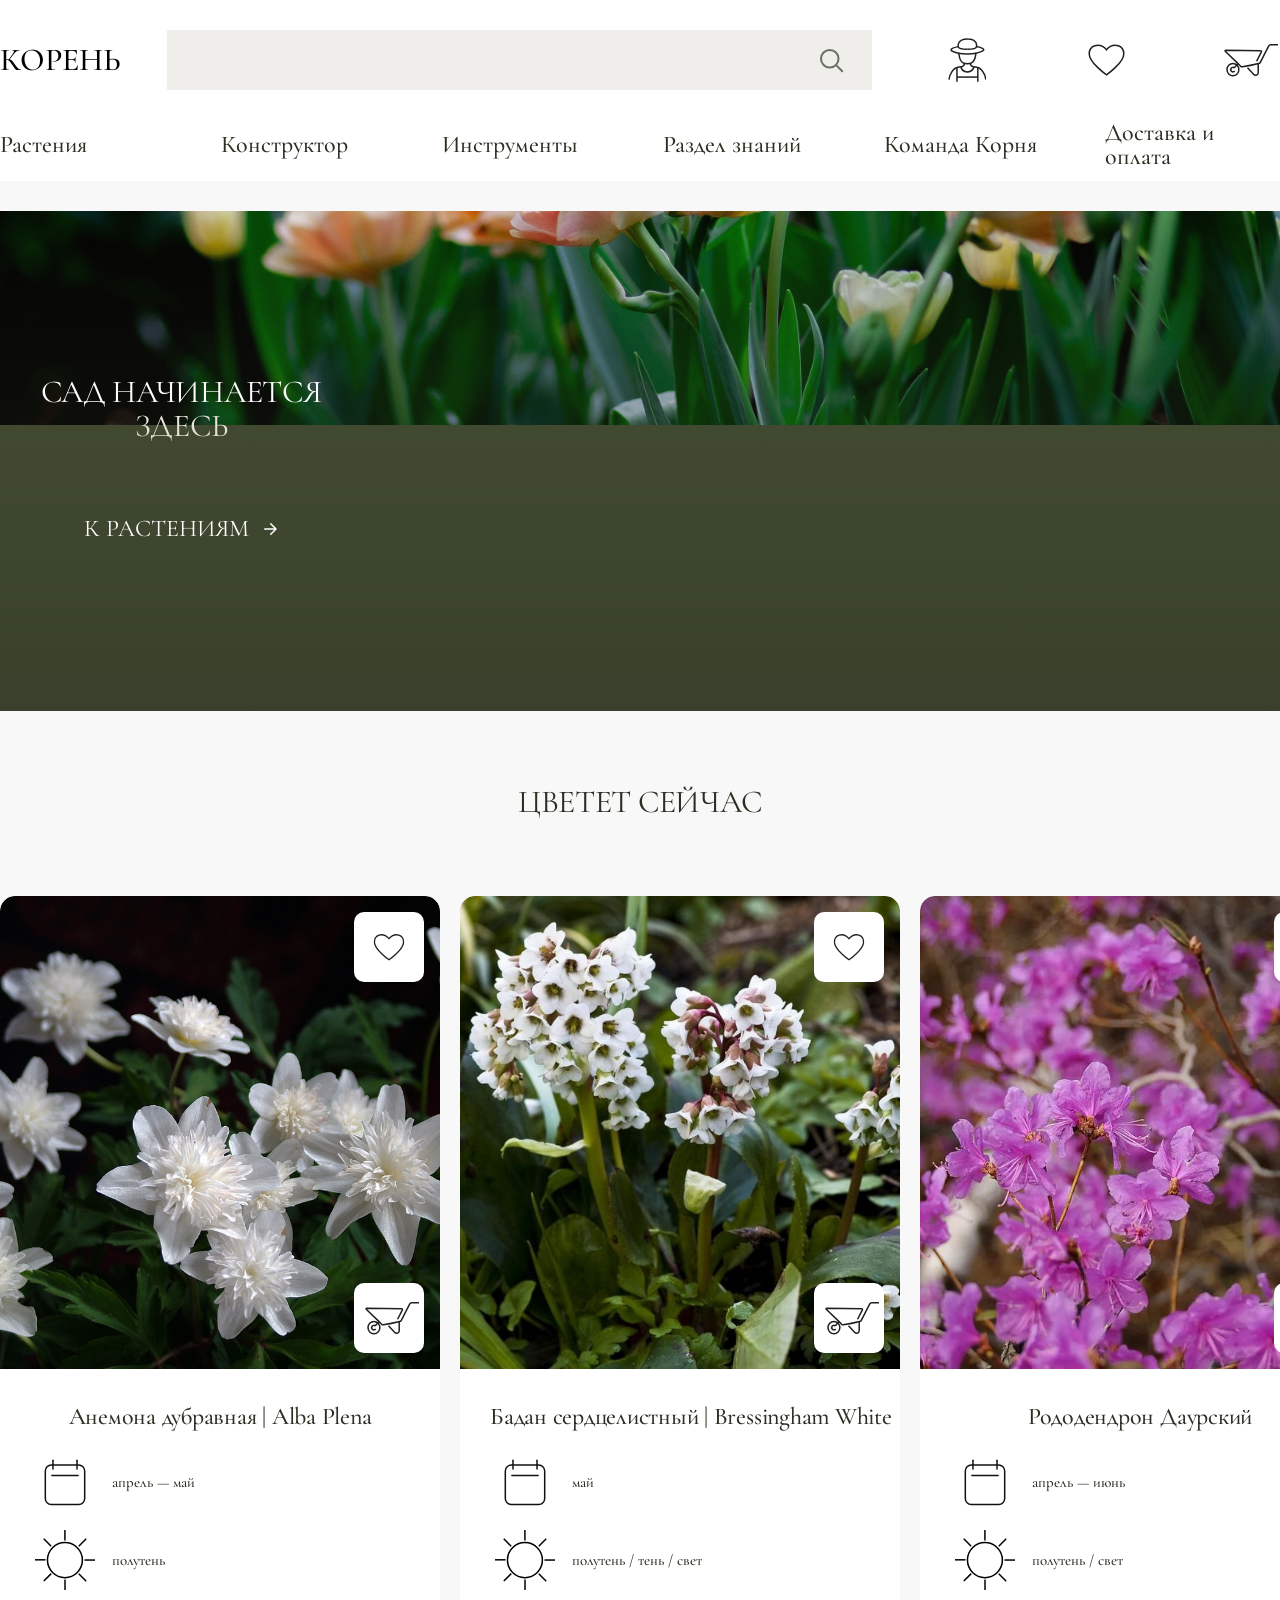
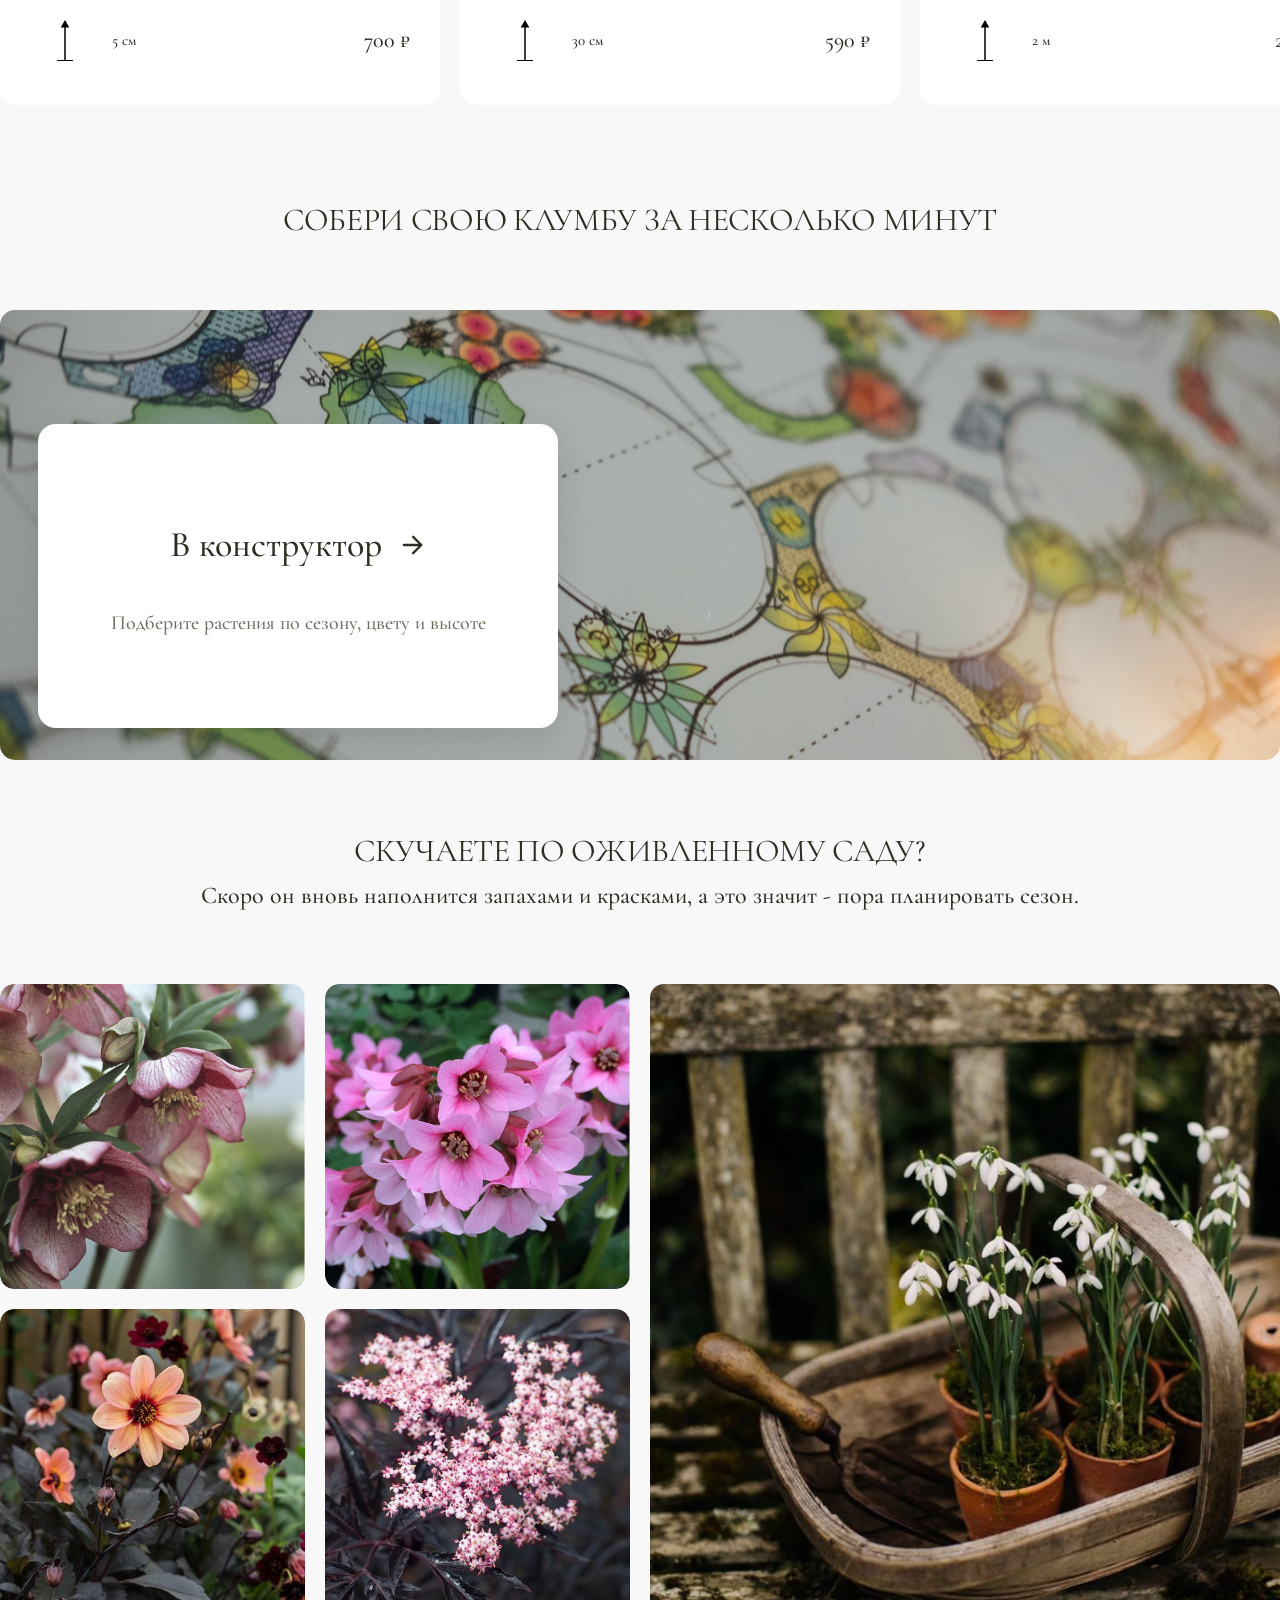
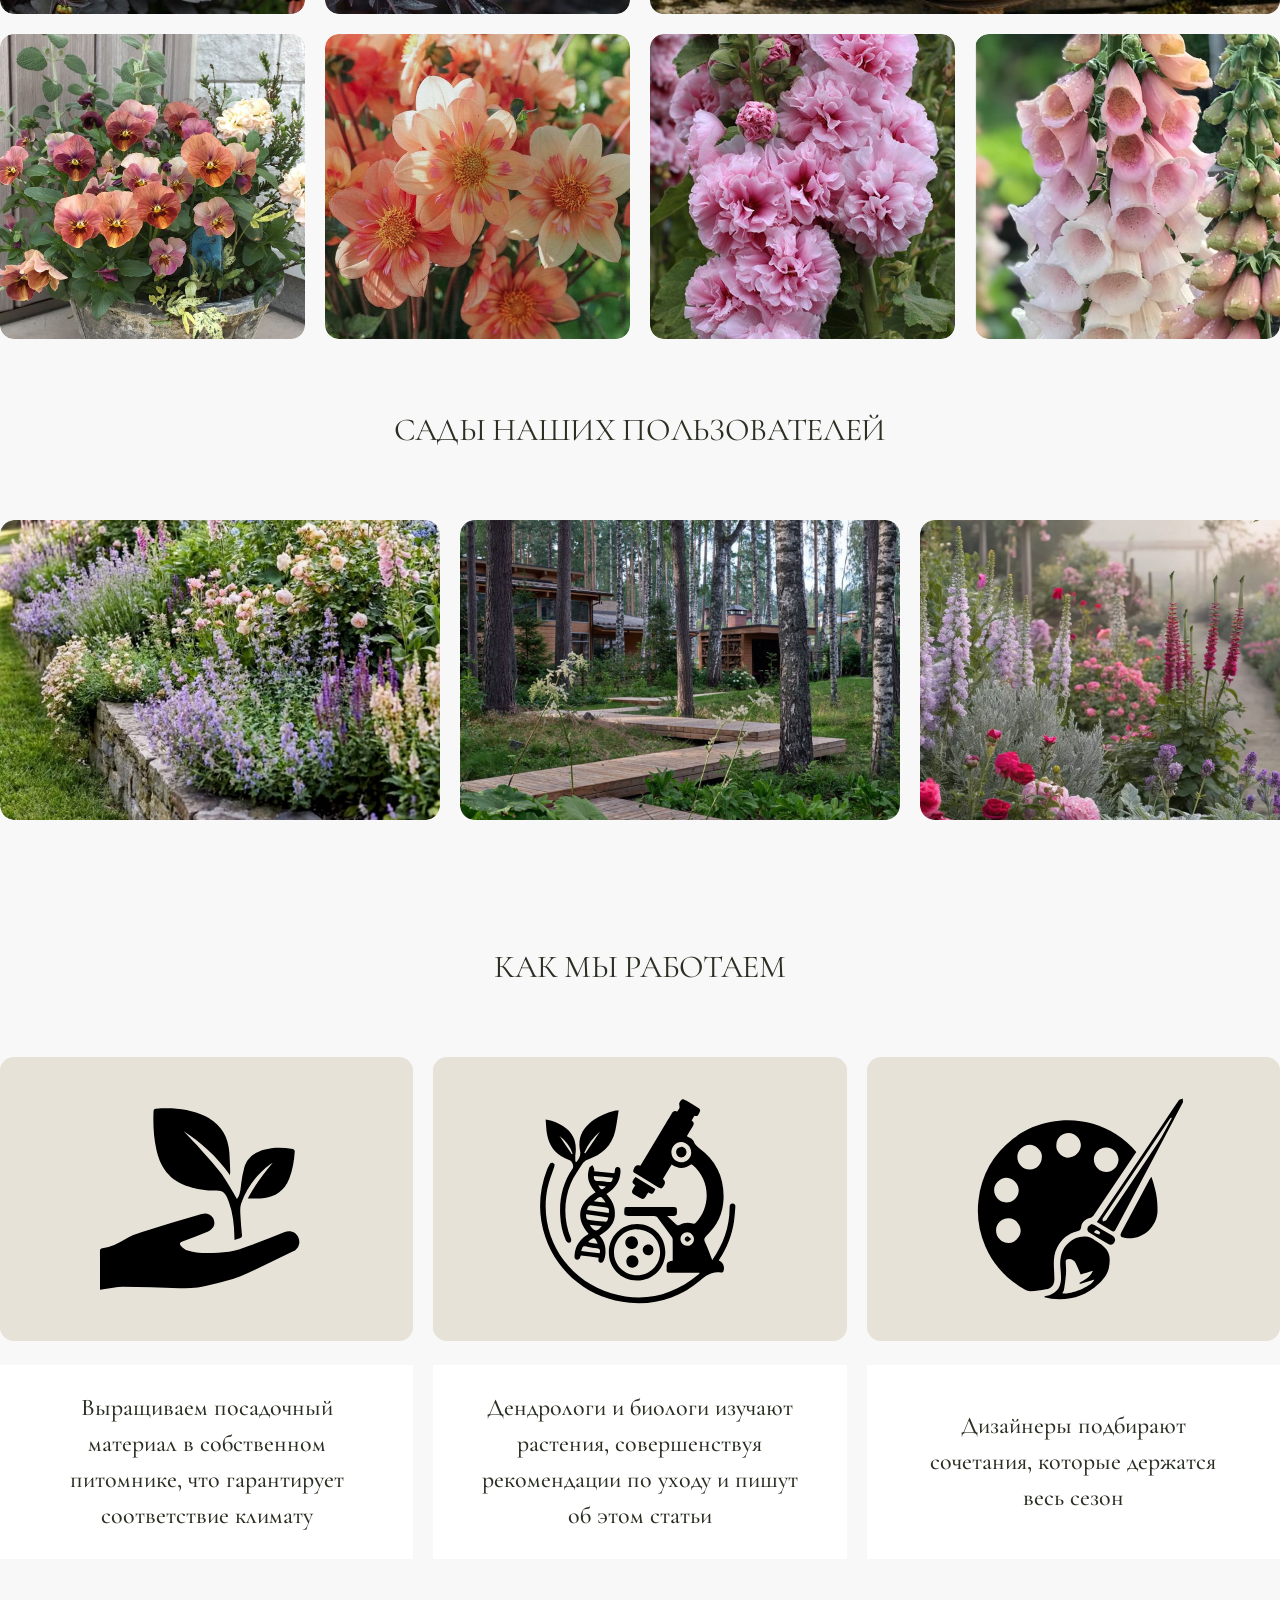
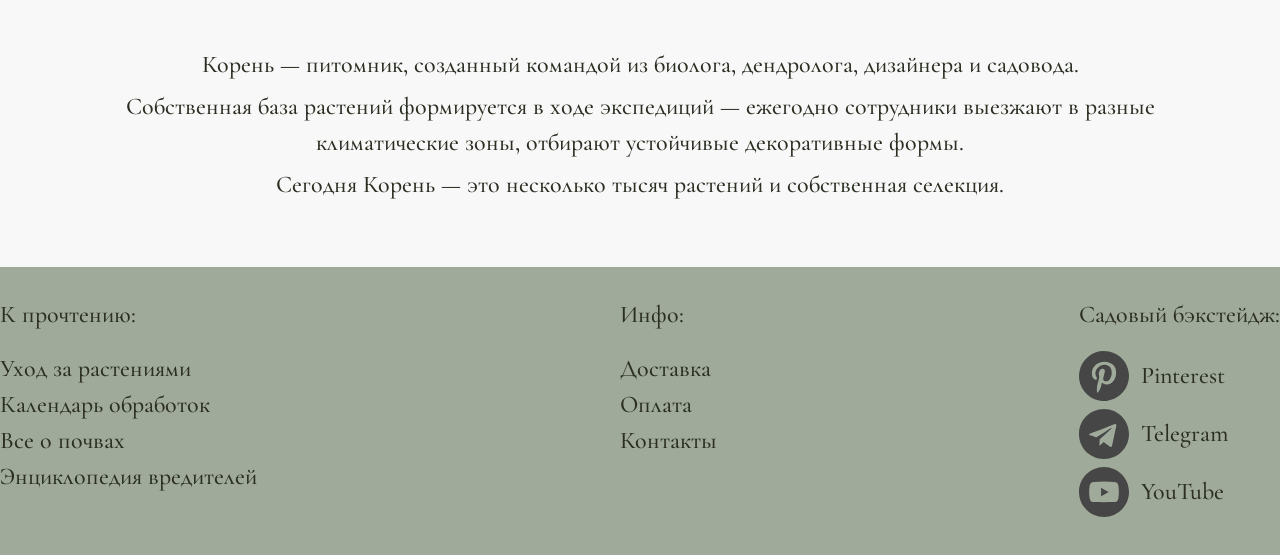
<file: index.html>
<!DOCTYPE html>
<html lang="ru">
<head>
    <meta charset="UTF-8">
    <meta name="viewport" content="width=device-width, initial-scale=1.0">
    <title>Корень — питомник декоративных растений</title>
    <meta name="description" content="Корень — питомник декоративных растений: каталог многолетников, кустарников, хвойных и луковичных. Подбор растений по сезону, климату и освещению.">

    <!-- Шрифты подключены прямо в странице. -->
    <link rel="preconnect" href="https://fonts.googleapis.com">
    <link rel="preconnect" href="https://fonts.gstatic.com" crossorigin>
    <link href="https://fonts.googleapis.com/css2?family=Cormorant+Garamond:ital,wght@0,400;0,500;0,600;1,400;1,500&family=Manrope:wght@300;400;500;600;700&display=swap" rel="stylesheet">

    <link rel="stylesheet" href="css/style.css">
</head>
<body>

<!-- Общая шапка сайта. -->
<header class="header">
    <div class="container">

        <div class="header__top">
            <a href="index.html" class="header__logo" aria-label="На главную">КОРЕНЬ</a>

            <label class="header__search">
                <input type="search" aria-label="Поиск по сайту">
                <svg class="header__search-icon" viewBox="0 0 24 24" fill="none" stroke="currentColor" stroke-width="1.6" aria-hidden="true" width="18" height="18">
                    <circle cx="11" cy="11" r="7"/>
                    <path d="m21 21-4.3-4.3" stroke-linecap="round"/>
                </svg>
            </label>
            <a href="#" class="icon-btn" aria-label="Личный кабинет">
                <img src="img/icons/account.svg" alt="" aria-hidden="true">
            </a>
            <a href="#" class="icon-btn" aria-label="Избранное">
                <img src="img/icons/favorites.svg" alt="" aria-hidden="true">
            </a>
            <a href="#" class="icon-btn" aria-label="Корзина">
                <img src="img/icons/cart.svg" alt="" aria-hidden="true">
            </a>
        </div>

        <nav class="header__nav" aria-label="Главное меню">
            <a href="plants.html">Растения</a>
            <a href="#">Конструктор</a>
            <a href="#">Инструменты</a>
            <a href="#">Раздел знаний</a>
            <a href="#">Команда Корня</a>
            <a href="success.html">Доставка и оплата</a>
        </nav>

    </div>
</header>

<!-- Главный статичный баннер. -->
<section class="hero" aria-label="Главный экран">
    <div class="hero__image"></div>

    <div class="hero__content">
        <div class="hero__copy">
            <h1 class="hero__title">Сад начинается <em>здесь</em></h1>
            <a href="#bloom" class="hero__btn">
                К растениям
                <svg class="arrow" viewBox="0 0 24 24" fill="none" stroke="currentColor" stroke-width="2" width="18" height="18">
                    <path d="M5 12h14M13 5l7 7-7 7" stroke-linecap="round" stroke-linejoin="round"/>
                </svg>
            </a>
        </div>
    </div>
</section>

<!-- Карточки сюда рендерит JS. -->
<section class="section bloom-now" id="bloom">
    <div class="container">
        <div class="section-title-block">
            <h2 class="section__title section__title--center section-title-block__title"><span>ЦВЕТЕТ СЕЙЧАС</span></h2>
        </div>
        <div class="cards" id="bloomNow"></div>
    </div>
</section>

<!-- Промо-блок конструктора. -->
<section class="section section--compact">
    <div class="container-compact">
        <div class="section-title-block">
            <h2 class="section__title section__title--center section-title-block__title"><span>СОБЕРИ СВОЮ КЛУМБУ ЗА НЕСКОЛЬКО МИНУТ</span></h2>
        </div>

        <div class="constructor">
            <img class="constructor__bg" src="img/ideas/constructor.jpg" alt="">

            <div class="constructor__overlay">
                <a href="#" class="constructor__btn">
                    В конструктор
                    <svg viewBox="0 0 24 24" fill="none" stroke="currentColor" stroke-width="2" width="18" height="18">
                        <path d="M5 12h14M13 5l7 7-7 7" stroke-linecap="round" stroke-linejoin="round"/>
                    </svg>
                </a>
                <p class="constructor__desc">Подберите растения по сезону, цвету и высоте</p>
            </div>
        </div>
    </div>
</section>

<!-- Сетка идей собрана вручную в HTML. -->
<section class="section ideas">
    <div class="container-compact">
        <div class="section-title-block section-title-block--with-lead">
            <h2 class="section__title section__title--center section-title-block__title"><span>СКУЧАЕТЕ ПО ОЖИВЛЕННОМУ САДУ?</span></h2>
            <p class="section__lead section-title-block__lead">Скоро он вновь наполнится запахами и красками, а это значит - пора планировать сезон.</p>
        </div>

        <div class="ideas__grid">
            <a href="#" class="ideas__item">
                <img src="img/ideas/hellebore.jpg" alt="Морозник">
            </a>
            <a href="#" class="ideas__item">
                <img src="img/ideas/bergenia.jpg" alt="Бадан">
            </a>

            <a href="#" class="ideas__item ideas__item--tall">
                <img src="img/ideas/snowdrops.jpg" alt="Подснежники в корзине">
            </a>

            <a href="#" class="ideas__item">
                <img src="img/ideas/dahlia-dark.jpg" alt="Тёмные георгины">
            </a>
            <a href="#" class="ideas__item">
                <img src="img/ideas/astilbe.jpg" alt="Астильба">
            </a>

            <a href="#" class="ideas__item">
                <img src="img/ideas/pansies.jpg" alt="Анютины глазки">
            </a>
            <a href="#" class="ideas__item">
                <img src="img/ideas/dahlia-orange.jpg" alt="Георгины оранжевые">
            </a>
            <a href="#" class="ideas__item">
                <img src="img/ideas/hollyhocks.jpg" alt="Шток-розы">
            </a>
            <a href="#" class="ideas__item">
                <img src="img/ideas/foxglove.jpg" alt="Наперстянка">
            </a>
        </div>
    </div>
</section>

<!-- Лента садов рендерится из JS. -->
<section class="section gardens">
    <div class="container">
        <div class="section-title-block">
            <h2 class="section__title section__title--center section-title-block__title"><span>САДЫ НАШИХ ПОЛЬЗОВАТЕЛЕЙ</span></h2>
        </div>
        <div class="gardens__strip" id="gardensList"></div>
    </div>
</section>

<!-- Статичный блок о процессе работы. -->
<section class="section how">
    <div class="container-compact">
        <div class="section-title-block">
            <h2 class="section__title section__title--center section-title-block__title"><span>КАК МЫ РАБОТАЕМ</span></h2>
        </div>

        <div class="how__list">
            <article class="how__item">
                <div class="how__icon">
                    <img src="img/icons/how-nursery.svg" alt="">
                </div>
                <div class="how__text-box">
                    <p class="how__text">Выращиваем посадочный материал в собственном питомнике, что гарантирует соответствие климату</p>
                </div>
            </article>

            <article class="how__item">
                <div class="how__icon">
                    <img src="img/icons/how-experts.svg" alt="">
                </div>
                <div class="how__text-box">
                    <p class="how__text">Дендрологи и биологи изучают растения, совершенствуя рекомендации по уходу и пишут об этом статьи</p>
                </div>
            </article>

            <article class="how__item">
                <div class="how__icon">
                    <img src="img/icons/how-design.svg" alt="">
                </div>
                <div class="how__text-box">
                    <p class="how__text">Дизайнеры подбирают сочетания, которые держатся весь сезон</p>
                </div>
            </article>
        </div>
    </div>
</section>

<!-- Короткий блок о питомнике. -->
<section class="about">
    <div class="container">
        <p class="about__text">Корень — питомник, созданный командой из биолога, дендролога, дизайнера и садовода.</p>
        <p class="about__text">Собственная база растений формируется в ходе экспедиций — ежегодно сотрудники выезжают в разные климатические зоны, отбирают устойчивые декоративные формы.</p>
        <p class="about__text">Сегодня Корень — это несколько тысяч растений и собственная селекция.</p>
    </div>
</section>

<!-- Общий подвал. -->
<footer class="footer">
    <div class="container-compact">
        <div class="footer__cols">
            <div class="footer__col">
                <div class="footer__col-title">К прочтению:</div>
                <ul>
                    <li><a href="#">Уход за растениями</a></li>
                    <li><a href="#">Календарь обработок</a></li>
                    <li><a href="#">Все о почвах</a></li>
                    <li><a href="#">Энциклопедия вредителей</a></li>
                </ul>
            </div>

            <div class="footer__col">
                <div class="footer__col-title">Инфо:</div>
                <ul>
                    <li><a href="#">Доставка</a></li>
                    <li><a href="#">Оплата</a></li>
                    <li><a href="#">Контакты</a></li>
                </ul>
            </div>

            <div class="footer__col">
                <div class="footer__col-title">Садовый бэкстейдж:</div>
                <ul class="footer__social">
                    <li><a href="#"><img class="footer__social-icon" src="img/icons/social-pinterest.svg" alt="">Pinterest</a></li>
                    <li><a href="#"><img class="footer__social-icon" src="img/icons/social-telegram.svg" alt="">Telegram</a></li>
                    <li><a href="#"><img class="footer__social-icon" src="img/icons/social-youtube.svg" alt="">YouTube</a></li>
                </ul>
            </div>
        </div>
    </div>
</footer>

<script src="js/main.js"></script>
</body>
</html>
</file>
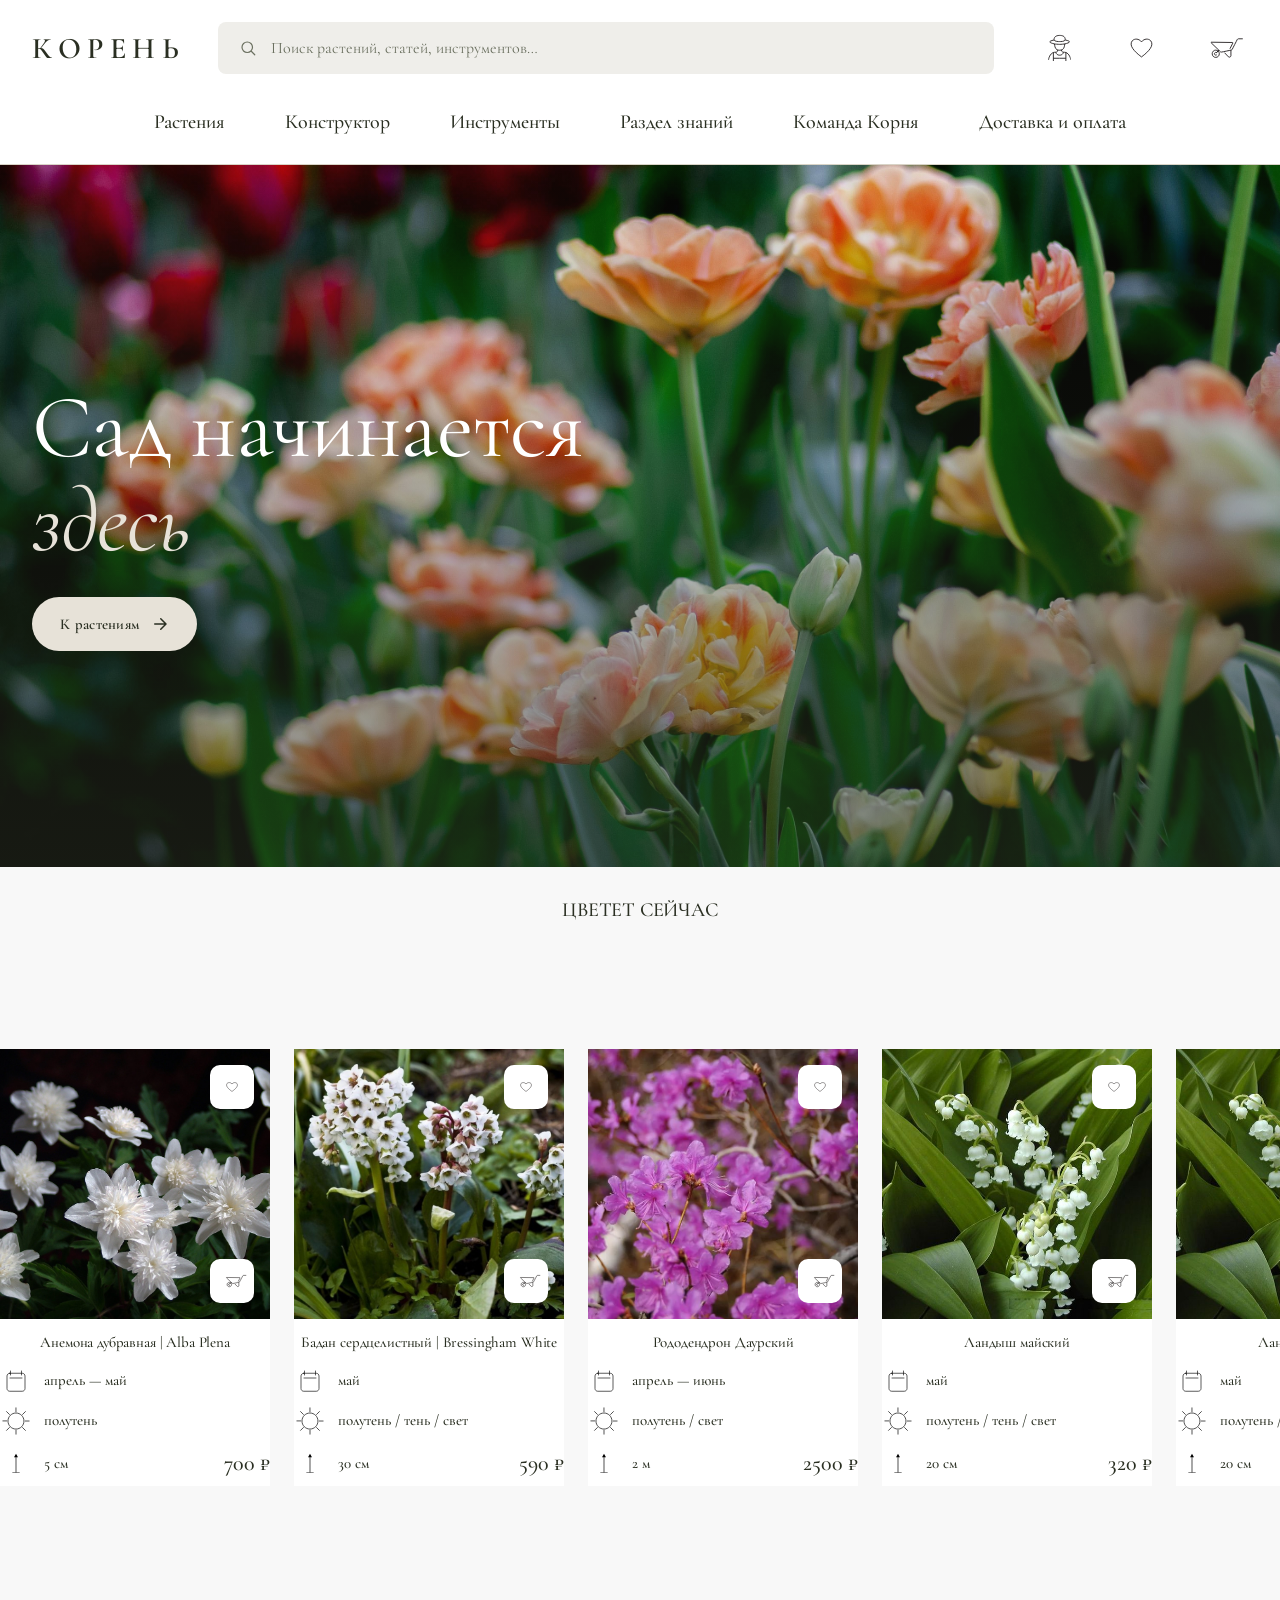
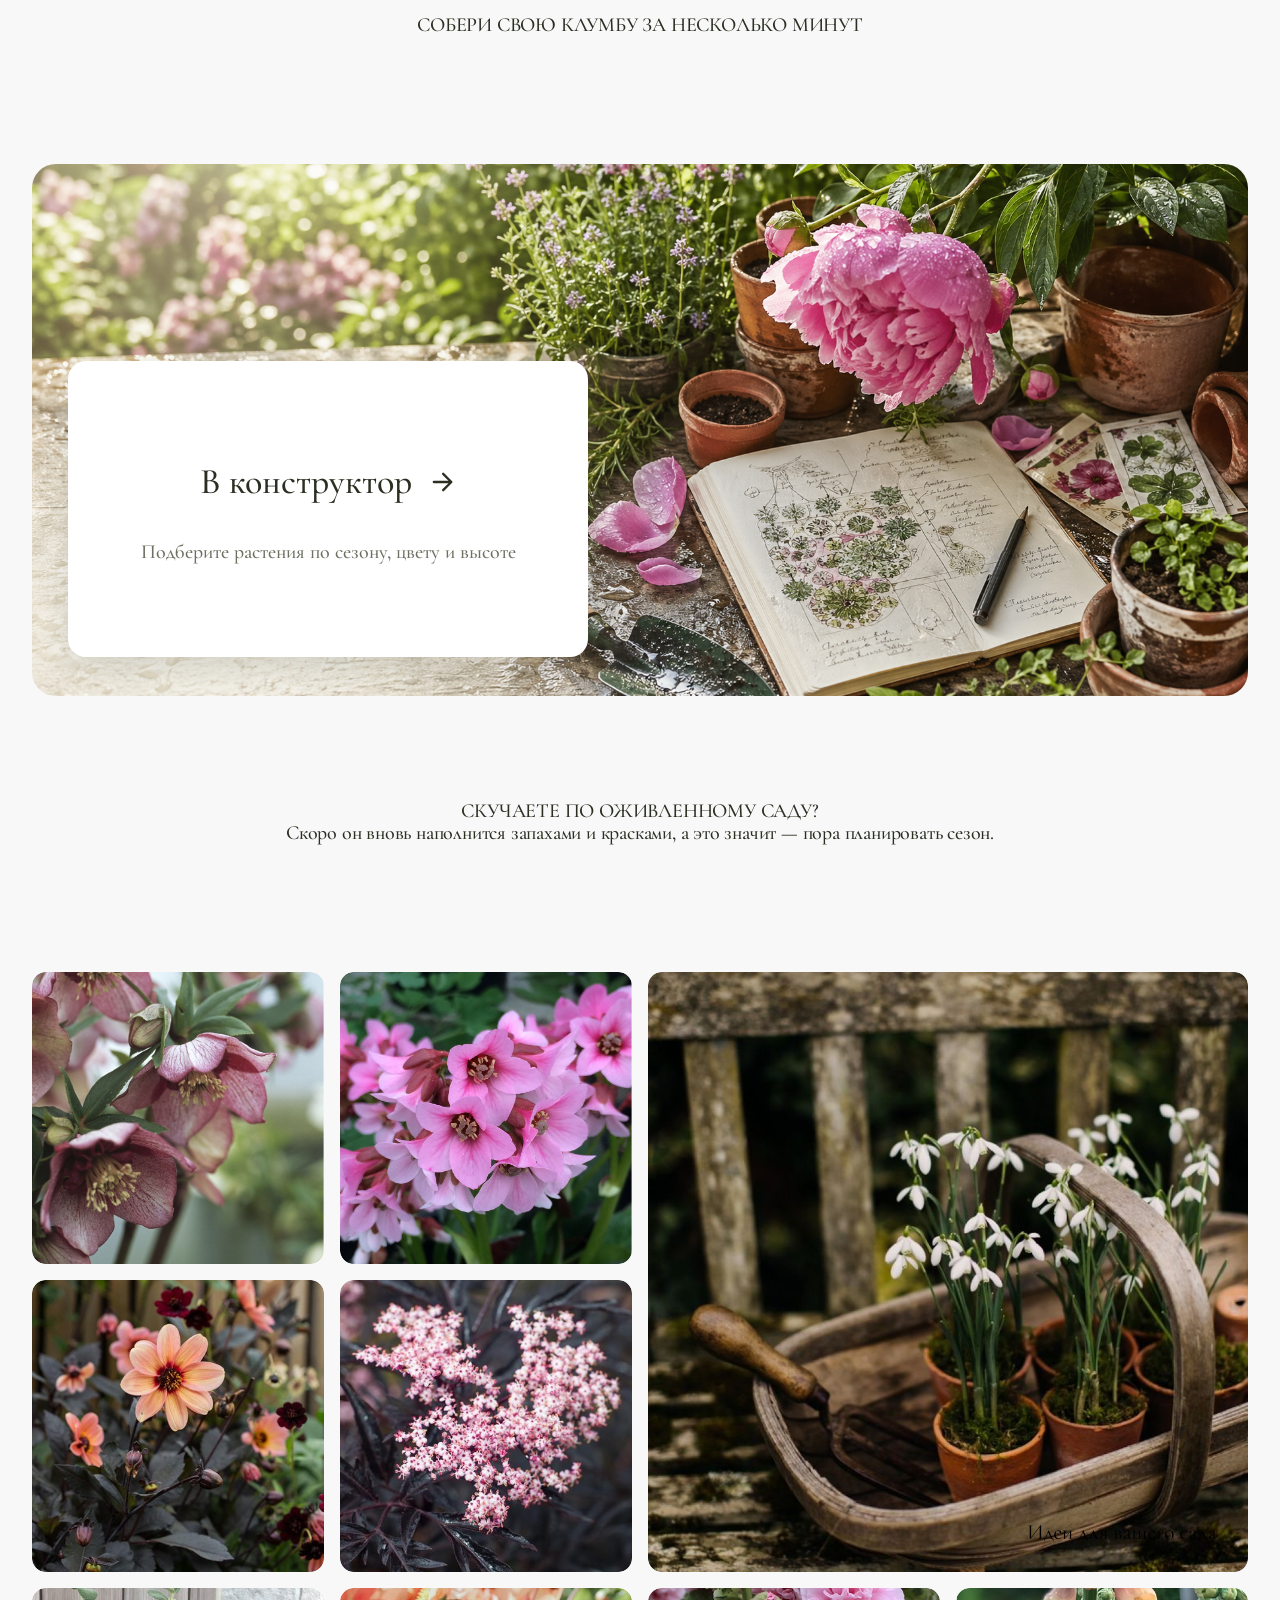
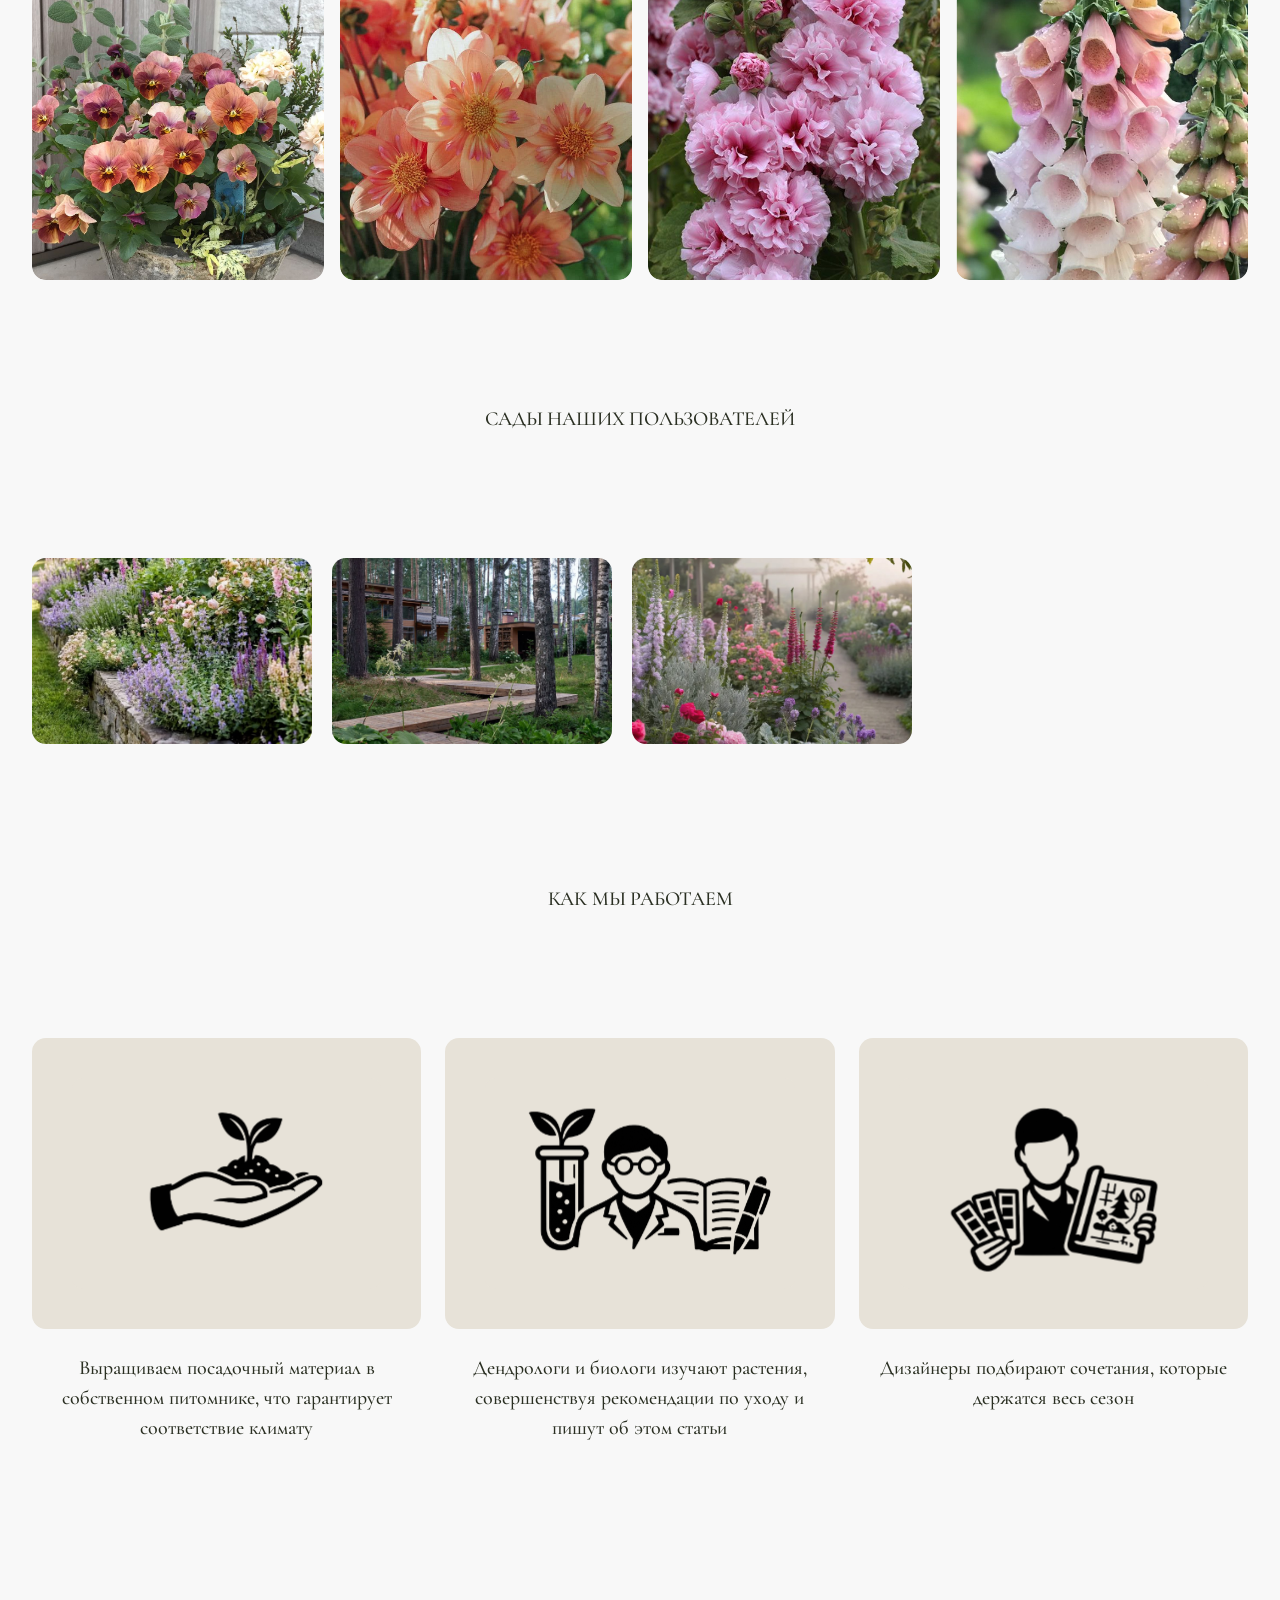
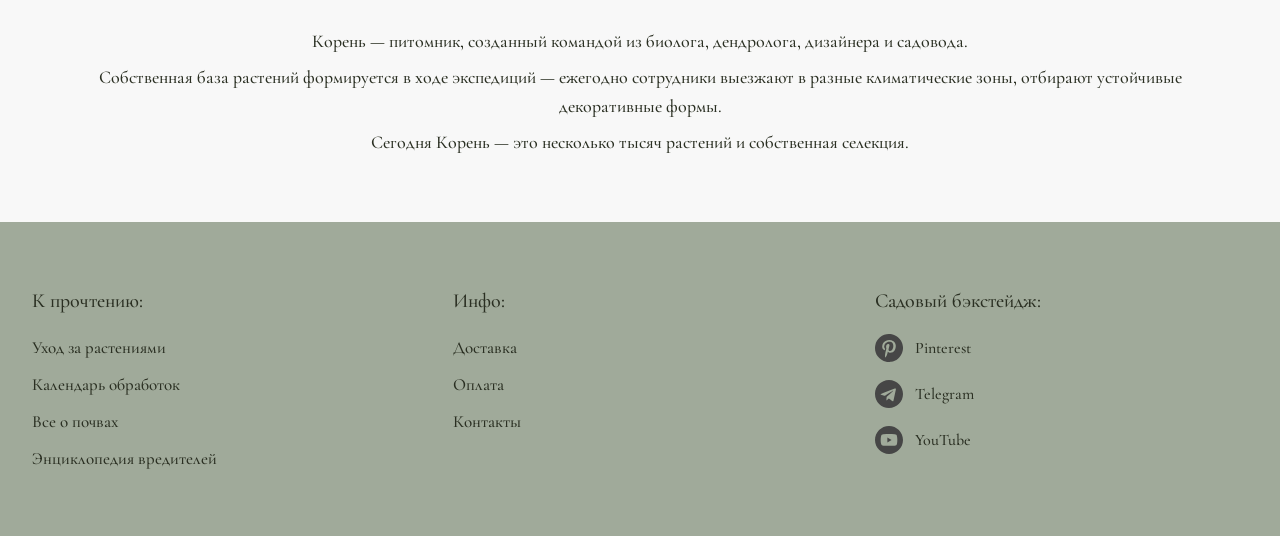
<file: koren-site/index.html>
<!DOCTYPE html>
<html lang="ru">
<head>
    <meta charset="UTF-8">
    <meta name="viewport" content="width=device-width, initial-scale=1.0">
    <title>Корень — питомник декоративных растений</title>
    <meta name="description" content="Корень — питомник декоративных растений: каталог многолетников, кустарников, хвойных и луковичных. Подбор растений по сезону, климату и освещению.">

    <!-- Шрифты подключены прямо в странице. -->
    <link rel="preconnect" href="https://fonts.googleapis.com">
    <link rel="preconnect" href="https://fonts.gstatic.com" crossorigin>
    <link href="https://fonts.googleapis.com/css2?family=Cormorant+Garamond:ital,wght@0,400;0,500;0,600;1,400;1,500&family=Manrope:wght@300;400;500;600;700&display=swap" rel="stylesheet">

    <link rel="stylesheet" href="css/style.css">
</head>
<body>

<!-- Общая шапка сайта. -->
<header class="header">
    <div class="container">

        <div class="header__top">
            <a href="index.html" class="header__logo" aria-label="На главную">КОРЕНЬ</a>

            <label class="header__search">
                <svg viewBox="0 0 24 24" fill="none" stroke="currentColor" stroke-width="1.6" aria-hidden="true" width="18" height="18">
                    <circle cx="11" cy="11" r="7"/>
                    <path d="m21 21-4.3-4.3" stroke-linecap="round"/>
                </svg>
                <input type="search" placeholder="Поиск растений, статей, инструментов…" aria-label="Поиск по сайту">
            </label>

            <div class="header__actions">
                <a href="#" class="icon-btn" aria-label="Личный кабинет">
                    <img src="img/icons/account.svg" alt="" aria-hidden="true">
                </a>
                <a href="#" class="icon-btn" aria-label="Избранное">
                    <img src="img/icons/favorites.svg" alt="" aria-hidden="true">
                </a>
                <a href="#" class="icon-btn" aria-label="Корзина">
                    <img src="img/icons/cart.svg" alt="" aria-hidden="true">
                </a>
            </div>
        </div>

        <nav class="header__nav" aria-label="Главное меню">
            <a href="plants.html">Растения</a>
            <a href="#">Конструктор</a>
            <a href="#">Инструменты</a>
            <a href="#">Раздел знаний</a>
            <a href="#">Команда Корня</a>
            <a href="#">Доставка и оплата</a>
        </nav>

    </div>
</header>

<!-- Главный статичный баннер. -->
<section class="hero" aria-label="Главный экран">
    <div class="hero__image" style="background-image:url('img/hero/hero.jpg');"></div>

    <div class="hero__content">
        <h1 class="hero__title">Сад начинается <em>здесь</em></h1>
        <a href="#bloom" class="hero__btn">
            К растениям
            <svg class="arrow" viewBox="0 0 24 24" fill="none" stroke="currentColor" stroke-width="2" width="18" height="18">
                <path d="M5 12h14M13 5l7 7-7 7" stroke-linecap="round" stroke-linejoin="round"/>
            </svg>
        </a>
    </div>
</section>

<!-- Карточки сюда рендерит JS. -->
<section class="section bloom-now" id="bloom">
    <div class="container">
        <h2 class="section__title section__title--center"><span>ЦВЕТЕТ СЕЙЧАС</span></h2>
        <div class="cards" id="bloomNow"></div>
    </div>
</section>

<!-- Промо-блок конструктора. -->
<section class="section section--compact">
    <div class="container">
        <h2 class="section__title section__title--center"><span>СОБЕРИ СВОЮ КЛУМБУ ЗА НЕСКОЛЬКО МИНУТ</span></h2>

        <div class="constructor">
            <img class="constructor__bg" src="img/ideas/constructor-illustration.png" alt="">

            <div class="constructor__overlay">
                <a href="#" class="constructor__btn">
                    В конструктор
                    <svg viewBox="0 0 24 24" fill="none" stroke="currentColor" stroke-width="2" width="18" height="18">
                        <path d="M5 12h14M13 5l7 7-7 7" stroke-linecap="round" stroke-linejoin="round"/>
                    </svg>
                </a>
                <p class="constructor__desc">Подберите растения по сезону, цвету и высоте</p>
            </div>
        </div>
    </div>
</section>

<!-- Сетка идей собрана вручную в HTML. -->
<section class="section ideas">
    <div class="container">
        <h2 class="section__title section__title--center"><span>СКУЧАЕТЕ ПО ОЖИВЛЕННОМУ САДУ?<br>Скоро он вновь наполнится запахами и красками, а это значит — пора планировать сезон.</span></h2>

        <div class="ideas__grid">
            <a href="#" class="ideas__item">
                <img src="img/ideas/hellebore.jpg" alt="Морозник">
            </a>
            <a href="#" class="ideas__item">
                <img src="img/ideas/bergenia.jpg" alt="Бадан">
            </a>

            <a href="#" class="ideas__item ideas__item--tall">
                <img src="img/ideas/snowdrops.jpg" alt="Подснежники в корзине">
            </a>

            <a href="#" class="ideas__item">
                <img src="img/ideas/dahlia-dark.jpg" alt="Тёмные георгины">
            </a>
            <a href="#" class="ideas__item">
                <img src="img/ideas/astilbe.jpg" alt="Астильба">
            </a>

            <a href="#" class="ideas__item">
                <img src="img/ideas/pansies.jpg" alt="Анютины глазки">
            </a>
            <a href="#" class="ideas__item">
                <img src="img/ideas/dahlia-orange.jpg" alt="Георгины оранжевые">
            </a>
            <a href="#" class="ideas__item">
                <img src="img/ideas/hollyhocks.jpg" alt="Шток-розы">
            </a>
            <a href="#" class="ideas__item">
                <img src="img/ideas/foxglove.jpg" alt="Наперстянка">
            </a>
        </div>
    </div>
</section>

<!-- Лента садов рендерится из JS. -->
<section class="section gardens">
    <div class="container">
        <h2 class="section__title section__title--center"><span>САДЫ НАШИХ ПОЛЬЗОВАТЕЛЕЙ</span></h2>
        <div class="gardens__strip" id="gardensList"></div>
    </div>
</section>

<!-- Статичный блок о процессе работы. -->
<section class="section how">
    <div class="container">
        <h2 class="section__title section__title--center"><span>КАК МЫ РАБОТАЕМ</span></h2>

        <div class="how__list">
            <article class="how__item">
                <div class="how__icon">
                    <img src="img/icons/how-nursery.svg" alt="">
                </div>
                <p class="how__text">Выращиваем посадочный материал в собственном питомнике, что гарантирует соответствие климату</p>
            </article>

            <article class="how__item">
                <div class="how__icon">
                    <img src="img/icons/how-experts.svg" alt="">
                </div>
                <p class="how__text">Дендрологи и биологи изучают растения, совершенствуя рекомендации по уходу и пишут об этом статьи</p>
            </article>

            <article class="how__item">
                <div class="how__icon">
                    <img src="img/icons/how-design.svg" alt="">
                </div>
                <p class="how__text">Дизайнеры подбирают сочетания, которые держатся весь сезон</p>
            </article>
        </div>
    </div>
</section>

<!-- Короткий блок о питомнике. -->
<section class="about">
    <div class="container">
        <p class="about__text">Корень — питомник, созданный командой из биолога, дендролога, дизайнера и садовода.</p>
        <p class="about__text">Собственная база растений формируется в ходе экспедиций — ежегодно сотрудники выезжают в разные климатические зоны, отбирают устойчивые декоративные формы.</p>
        <p class="about__text">Сегодня Корень — это несколько тысяч растений и собственная селекция.</p>
    </div>
</section>

<!-- Общий подвал. -->
<footer class="footer">
    <div class="container">
        <div class="footer__cols">
            <div class="footer__col">
                <div class="footer__col-title">К прочтению:</div>
                <ul>
                    <li><a href="#">Уход за растениями</a></li>
                    <li><a href="#">Календарь обработок</a></li>
                    <li><a href="#">Все о почвах</a></li>
                    <li><a href="#">Энциклопедия вредителей</a></li>
                </ul>
            </div>

            <div class="footer__col">
                <div class="footer__col-title">Инфо:</div>
                <ul>
                    <li><a href="#">Доставка</a></li>
                    <li><a href="#">Оплата</a></li>
                    <li><a href="#">Контакты</a></li>
                </ul>
            </div>

            <div class="footer__col">
                <div class="footer__col-title">Садовый бэкстейдж:</div>
                <ul class="footer__social">
                    <li><a href="#"><img class="footer__social-icon" src="img/icons/social-pinterest.svg" alt="">Pinterest</a></li>
                    <li><a href="#"><img class="footer__social-icon" src="img/icons/social-telegram.svg" alt="">Telegram</a></li>
                    <li><a href="#"><img class="footer__social-icon" src="img/icons/social-youtube.svg" alt="">YouTube</a></li>
                </ul>
            </div>
        </div>
    </div>
</footer>

<script src="js/main.js"></script>
</body>
</html>
</file>
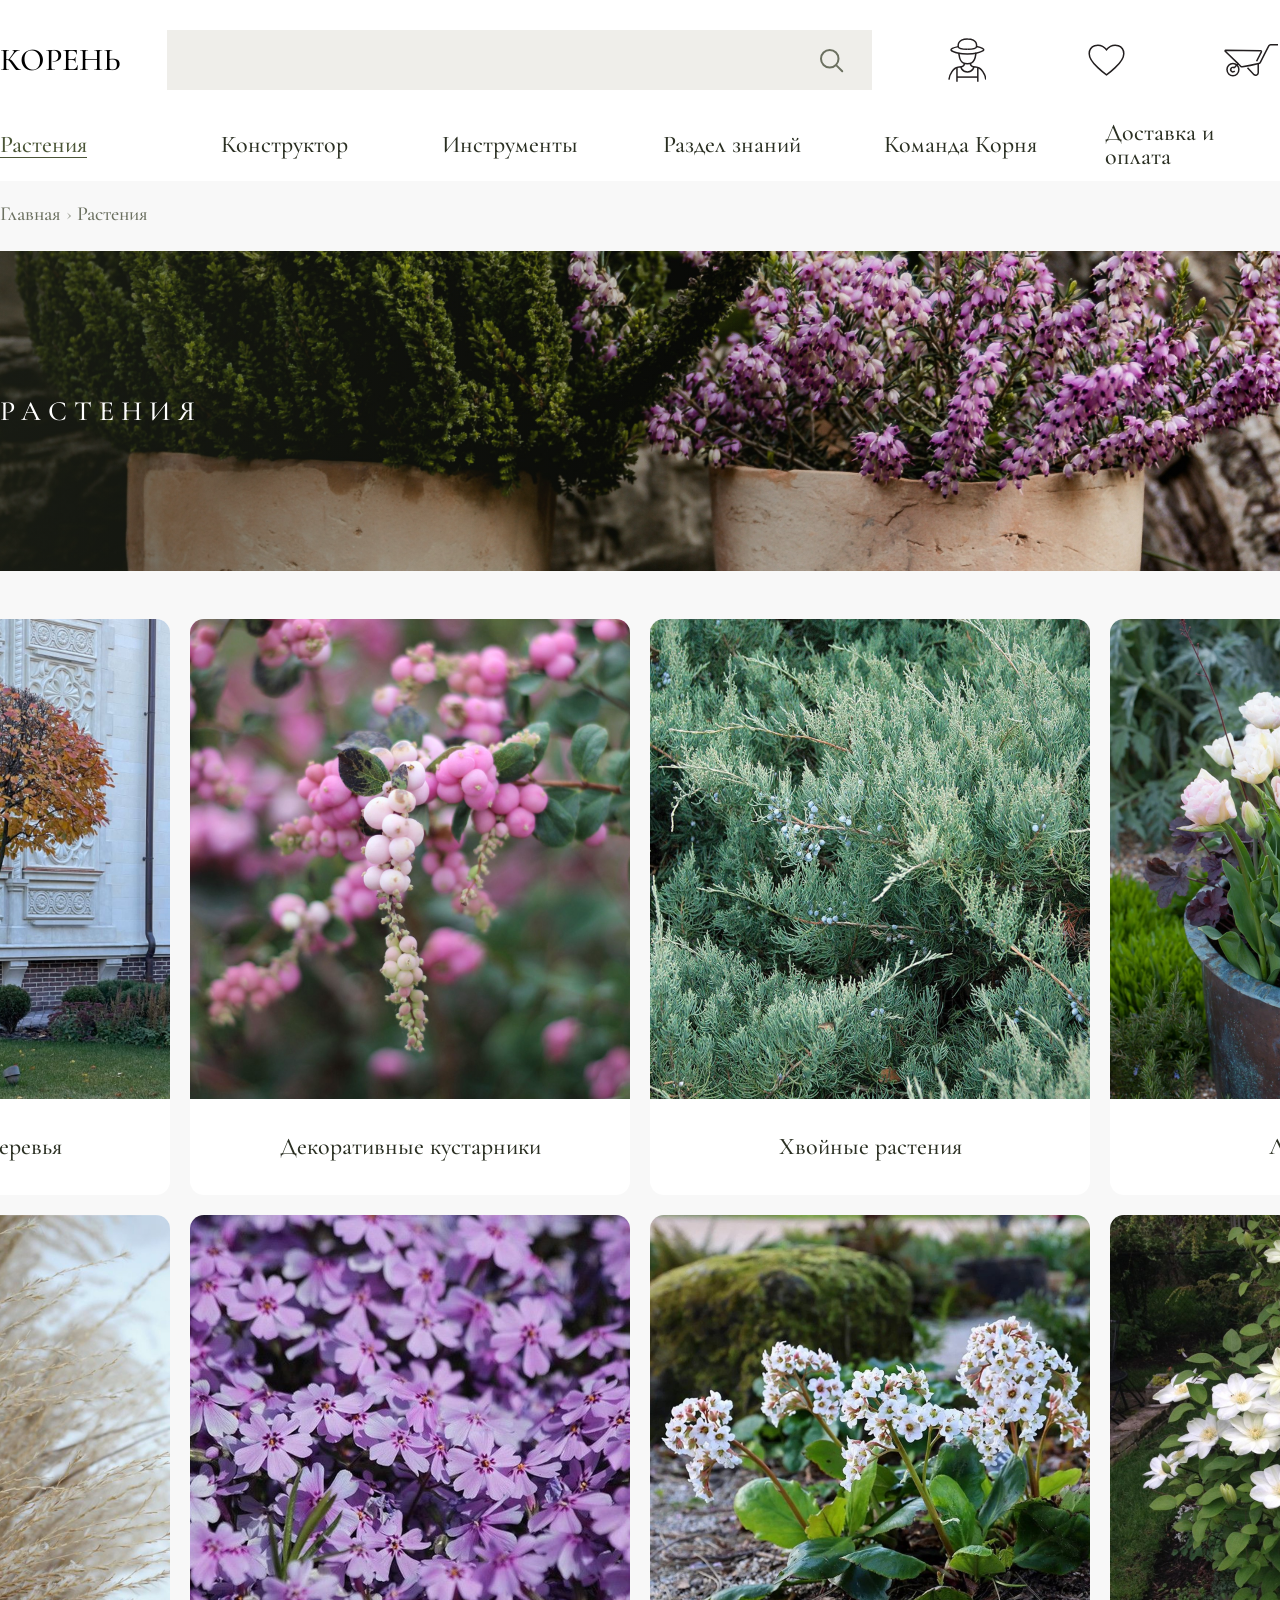
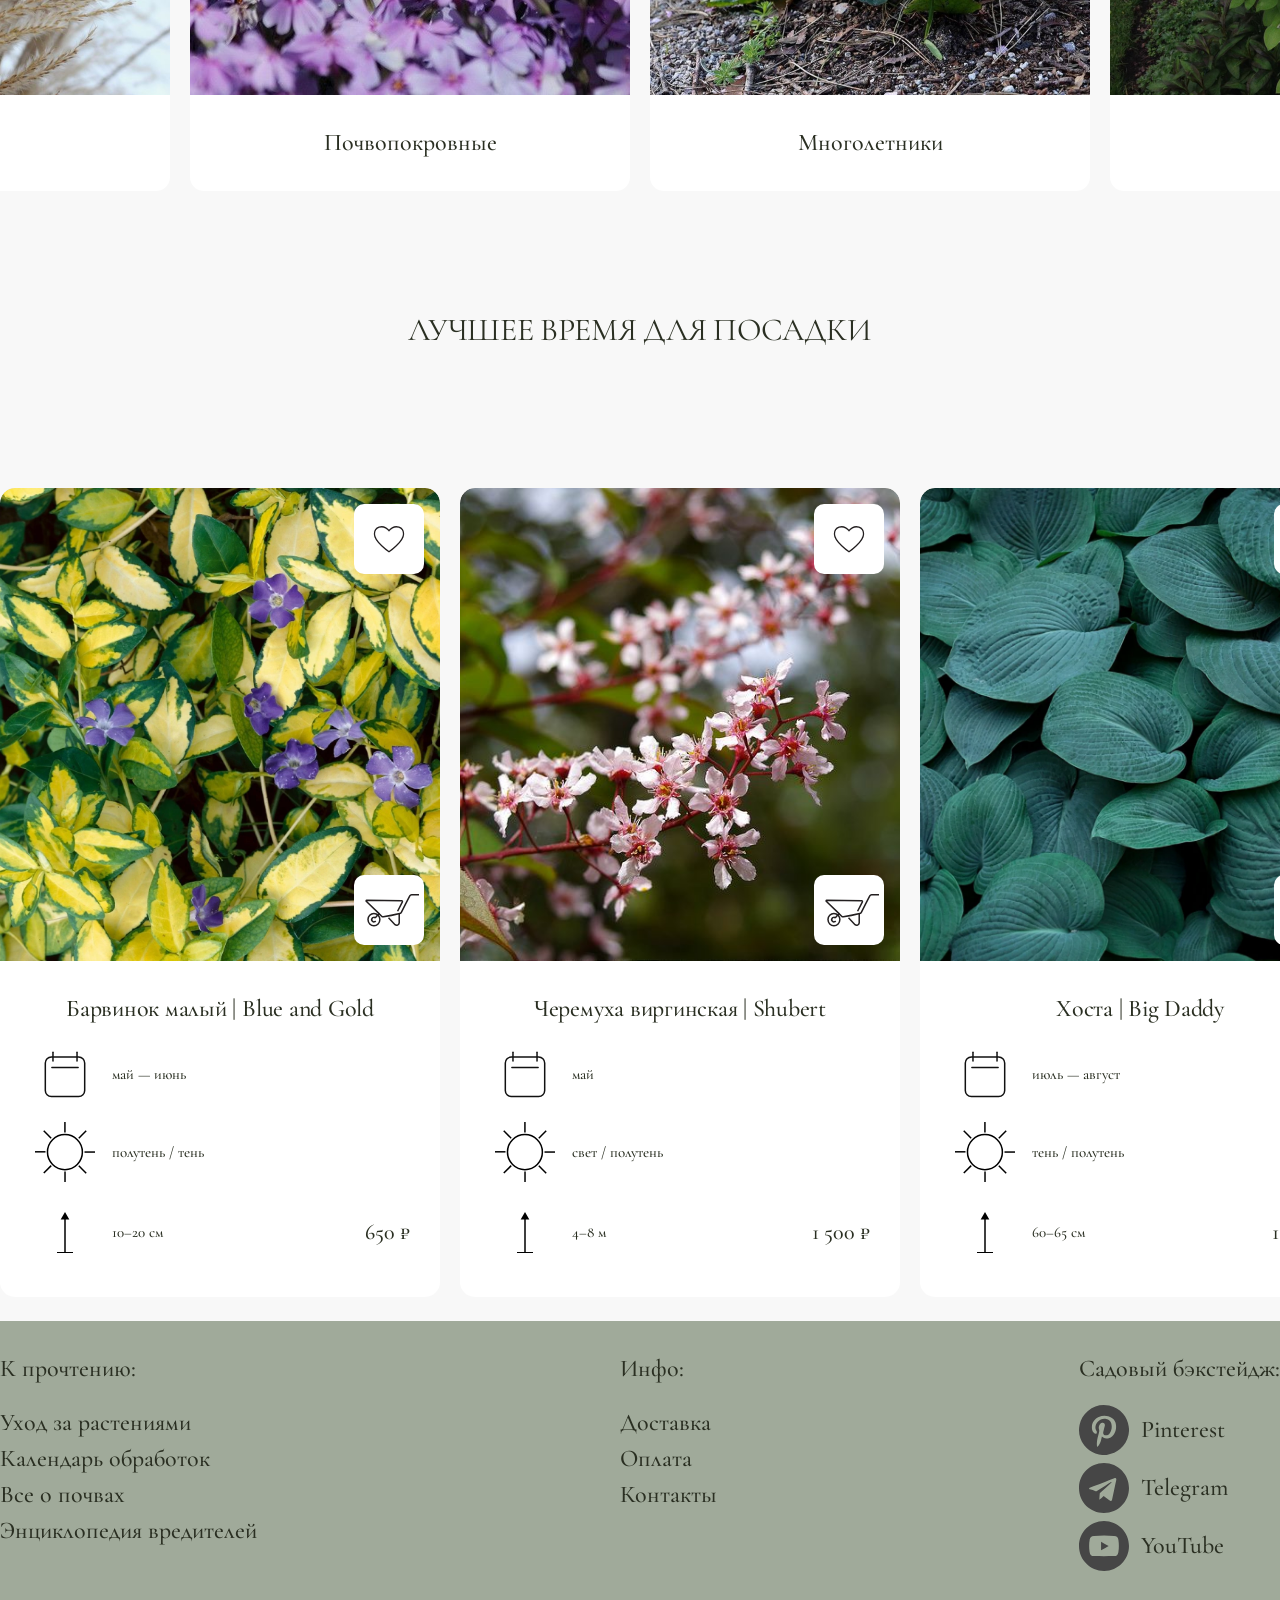
<file: plants.html>
<!DOCTYPE html>
<html lang="ru">
<head>
    <meta charset="UTF-8">
    <meta name="viewport" content="width=device-width, initial-scale=1.0">
    <title>Растения — питомник «Корень»</title>
    <meta name="description" content="Каталог декоративных растений питомника «Корень»: деревья, кустарники, хвойные, луковичные, злаки, многолетники, лианы.">

    <link rel="preconnect" href="https://fonts.googleapis.com">
    <link rel="preconnect" href="https://fonts.gstatic.com" crossorigin>
    <link href="https://fonts.googleapis.com/css2?family=Cormorant+Garamond:ital,wght@0,400;0,500;0,600;1,400;1,500&display=swap" rel="stylesheet">

    <link rel="stylesheet" href="css/style.css">
</head>
<body>

<!-- Общая шапка сайта. -->
<header class="header">
    <div class="container">

        <div class="header__top">
            <a href="index.html" class="header__logo" aria-label="На главную">КОРЕНЬ</a>

            <label class="header__search">
                <input type="search" aria-label="Поиск по сайту">
                <svg class="header__search-icon" viewBox="0 0 24 24" fill="none" stroke="currentColor" stroke-width="1.6" aria-hidden="true" width="18" height="18">
                    <circle cx="11" cy="11" r="7"/>
                    <path d="m21 21-4.3-4.3" stroke-linecap="round"/>
                </svg>
            </label>
            <a href="#" class="icon-btn" aria-label="Личный кабинет">
                <img src="img/icons/account.svg" alt="" aria-hidden="true">
            </a>
            <a href="#" class="icon-btn" aria-label="Избранное">
                <img src="img/icons/favorites.svg" alt="" aria-hidden="true">
            </a>
            <a href="#" class="icon-btn" aria-label="Корзина">
                <img src="img/icons/cart.svg" alt="" aria-hidden="true">
            </a>
        </div>

        <nav class="header__nav" aria-label="Главное меню">
            <a href="plants.html" class="is-active">Растения</a>
            <a href="#">Конструктор</a>
            <a href="#">Инструменты</a>
            <a href="#">Раздел знаний</a>
            <a href="#">Команда Корня</a>
            <a href="success.html">Доставка и оплата</a>
        </nav>
    </div>
</header>

<!-- Простые хлебные крошки без вложенности. -->
<nav class="breadcrumbs" aria-label="Путь по сайту">
    <div class="container-compact">
        <a href="index.html">Главная</a>
        <span class="breadcrumbs__sep">›</span>
        <span aria-current="page">Растения</span>
    </div>
</nav>

<!-- Баннер страницы каталога. -->
<section class="page-hero">
    <img class="page-hero__bg" src="img/hero/plants-hero.jpg" alt="">
    <div class="container">
        <h1 class="page-hero__title">РАСТЕНИЯ</h1>
    </div>
</section>

<!-- Категории сюда рендерит JS. -->
<section class="section catalog">
    <div class="container">
        <div class="catalog-grid" id="categoriesList"></div>
    </div>
</section>

<!-- Те же карточки, но с другой подборкой данных. -->
<section class="section bloom-now">
    <div class="container">
        <div class="section-title-block">
            <h2 class="section__title section__title--center section-title-block__title"><span>ЛУЧШЕЕ ВРЕМЯ ДЛЯ ПОСАДКИ</span></h2>
        </div>
        <div class="cards" id="plantingTime"></div>
    </div>
</section>

<!-- Общий подвал. -->
<footer class="footer">
    <div class="container-compact">
        <div class="footer__cols">
            <div class="footer__col">
                <div class="footer__col-title">К прочтению:</div>
                <ul>
                    <li><a href="#">Уход за растениями</a></li>
                    <li><a href="#">Календарь обработок</a></li>
                    <li><a href="#">Все о почвах</a></li>
                    <li><a href="#">Энциклопедия вредителей</a></li>
                </ul>
            </div>

            <div class="footer__col">
                <div class="footer__col-title">Инфо:</div>
                <ul>
                    <li><a href="#">Доставка</a></li>
                    <li><a href="#">Оплата</a></li>
                    <li><a href="#">Контакты</a></li>
                </ul>
            </div>

            <div class="footer__col">
                <div class="footer__col-title">Садовый бэкстейдж:</div>
                <ul class="footer__social">
                    <li><a href="#"><img class="footer__social-icon" src="img/icons/social-pinterest.svg" alt="">Pinterest</a></li>
                    <li><a href="#"><img class="footer__social-icon" src="img/icons/social-telegram.svg" alt="">Telegram</a></li>
                    <li><a href="#"><img class="footer__social-icon" src="img/icons/social-youtube.svg" alt="">YouTube</a></li>
                </ul>
            </div>
        </div>
    </div>
</footer>

<script src="js/main.js"></script>
</body>
</html>
</file>
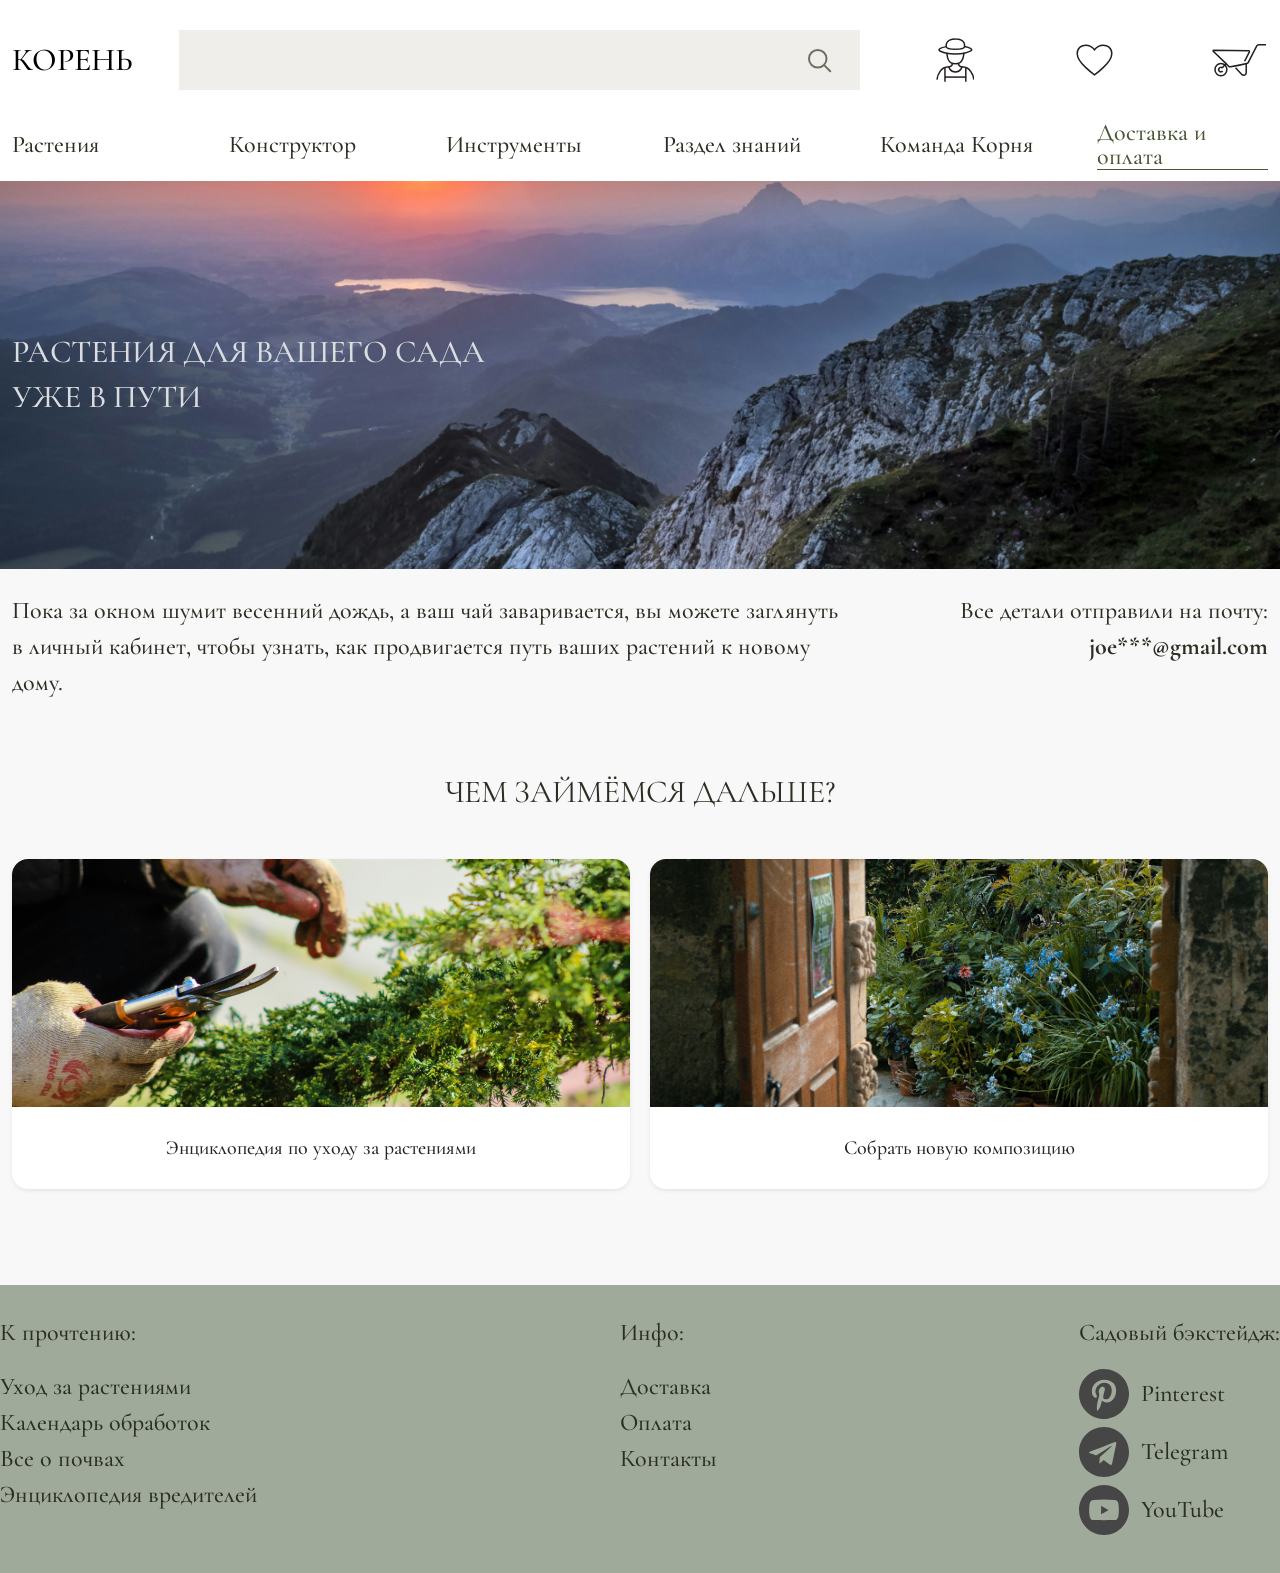
<file: success.html>
<!DOCTYPE html>
<html lang="ru">
<head>
    <meta charset="UTF-8">
    <meta name="viewport" content="width=device-width, initial-scale=1.0">
    <title>Спасибо за заказ — питомник «Корень»</title>
    <meta name="description" content="Заказ оформлен. Подробности отправили на почту. Можно перейти к энциклопедии ухода или собрать новую композицию.">

    <!-- Bootstrap оставлен: success-экран по ТЗ на нём. -->
    <link href="https://cdn.jsdelivr.net/npm/bootstrap@5.3.2/dist/css/bootstrap.min.css" rel="stylesheet">

    <!-- Общие шрифты и стили сайта. -->
    <link rel="preconnect" href="https://fonts.googleapis.com">
    <link rel="preconnect" href="https://fonts.gstatic.com" crossorigin>
    <link href="https://fonts.googleapis.com/css2?family=Cormorant+Garamond:ital,wght@0,400;0,500;0,600;1,400;1,500&display=swap" rel="stylesheet">

    <link rel="stylesheet" href="css/style.css">
</head>
<body>

<!-- Общая шапка сайта. -->
<header class="header">
    <div class="container">

        <div class="header__top">
            <a href="index.html" class="header__logo" aria-label="На главную">КОРЕНЬ</a>

            <label class="header__search">
                <input type="search" aria-label="Поиск по сайту">
                <svg class="header__search-icon" viewBox="0 0 24 24" fill="none" stroke="currentColor" stroke-width="1.6" aria-hidden="true" width="18" height="18">
                    <circle cx="11" cy="11" r="7"/>
                    <path d="m21 21-4.3-4.3" stroke-linecap="round"/>
                </svg>
            </label>
            <a href="#" class="icon-btn" aria-label="Личный кабинет">
                <img src="img/icons/account.svg" alt="" aria-hidden="true">
            </a>
            <a href="#" class="icon-btn" aria-label="Избранное">
                <img src="img/icons/favorites.svg" alt="" aria-hidden="true">
            </a>
            <a href="#" class="icon-btn" aria-label="Корзина">
                <img src="img/icons/cart.svg" alt="" aria-hidden="true">
            </a>
        </div>

        <nav class="header__nav" aria-label="Главное меню">
            <a href="plants.html">Растения</a>
            <a href="#">Конструктор</a>
            <a href="#">Инструменты</a>
            <a href="#">Раздел знаний</a>
            <a href="#">Команда Корня</a>
            <a href="success.html" class="is-active">Доставка и оплата</a>
        </nav>
    </div>
</header>

<!-- Hero-блок страницы. -->
<section class="position-relative overflow-hidden" style="height: 388px; background: var(--color-olive);">
    <img class="position-absolute top-0 start-0 w-100 h-100 d-block" src="img/hero/success-hero.jpg" alt="" style="object-fit: cover;">
    <div class="container position-relative h-100" style="z-index: 2;">
        <div class="row h-100 align-items-center">
            <div class="col-12 col-lg-7">
                <h1 class="fs-2 fw-medium mb-0" style="font-family: var(--font-display); color: #D9DDE0; letter-spacing: 0; line-height: 1.4;">
                    РАСТЕНИЯ ДЛЯ ВАШЕГО САДА<br>
                    УЖЕ В ПУТИ
                </h1>
            </div>
        </div>
    </div>
</section>

<!-- Инфоблок остаётся на Bootstrap-сетке. -->
<section class="pt-4 pb-4">
    <div class="container-xxl">
        <div class="row align-items-start justify-content-between" style="--bs-gutter-x: 20px; --bs-gutter-y: 20px;">
            <div class="col-12 col-lg-8">
                <p class="fs-4 lh-base mb-0">
                    Пока за окном шумит весенний дождь, а ваш чай заваривается,
                    вы можете заглянуть в личный кабинет, чтобы узнать,
                    как продвигается путь ваших растений к новому дому.
                </p>
            </div>
            <div class="col-12 col-lg-auto ms-lg-auto text-lg-end">
                <p class="fs-4 lh-base mb-0">
                    Все детали отправили на почту:<br>
                    <strong>joe***@gmail.com</strong>
                </p>
            </div>
        </div>
    </div>
</section>

<!-- Эти карточки тоже собраны на Bootstrap-колонках. -->
<section class="pb-0">
    <div class="container-xxl">
        <h2 class="text-center fs-2 fw-normal pt-5 pb-4 mb-4" style="font-family: var(--font-display);">ЧЕМ ЗАЙМЁМСЯ ДАЛЬШЕ?</h2>

        <div class="row justify-content-center" style="--bs-gutter-x: 20px; --bs-gutter-y: 20px; margin-bottom: 96px;">
            <div class="col-md-6 d-flex justify-content-center">
                <a href="#" class="card border-0 rounded-4 overflow-hidden shadow-sm text-decoration-none text-body w-100" style="max-width: 670px; height: 330px; transition: transform var(--transition), box-shadow var(--transition);">
                    <img class="card-img-top w-100 d-block" src="img/success/care.jpg" alt="" style="height: 248px; object-fit: cover;">
                    <div class="card-body d-flex align-items-center justify-content-center p-4">
                        <div class="card-title mb-0 text-center" style="font-family: var(--font-display); font-size: 20px; line-height: 1.3;">Энциклопедия по уходу за растениями</div>
                    </div>
                </a>
            </div>
            <div class="col-md-6 d-flex justify-content-center">
                <a href="#" class="card border-0 rounded-4 overflow-hidden shadow-sm text-decoration-none text-body w-100" style="max-width: 670px; height: 330px; transition: transform var(--transition), box-shadow var(--transition);">
                    <img class="card-img-top w-100 d-block" src="img/success/composition.jpg" alt="" style="height: 248px; object-fit: cover;">
                    <div class="card-body d-flex align-items-center justify-content-center p-4">
                        <div class="card-title mb-0 text-center" style="font-family: var(--font-display); font-size: 20px; line-height: 1.3;">Собрать новую композицию</div>
                    </div>
                </a>
            </div>
        </div>
    </div>
</section>

<!-- Общий подвал. -->
<footer class="footer">
    <div class="container-compact">
        <div class="footer__cols">
            <div class="footer__col">
                <div class="footer__col-title">К прочтению:</div>
                <ul>
                    <li><a href="#">Уход за растениями</a></li>
                    <li><a href="#">Календарь обработок</a></li>
                    <li><a href="#">Все о почвах</a></li>
                    <li><a href="#">Энциклопедия вредителей</a></li>
                </ul>
            </div>

            <div class="footer__col">
                <div class="footer__col-title">Инфо:</div>
                <ul>
                    <li><a href="#">Доставка</a></li>
                    <li><a href="#">Оплата</a></li>
                    <li><a href="#">Контакты</a></li>
                </ul>
            </div>

            <div class="footer__col">
                <div class="footer__col-title">Садовый бэкстейдж:</div>
                <ul class="footer__social">
                    <li><a href="#"><img class="footer__social-icon" src="img/icons/social-pinterest.svg" alt="">Pinterest</a></li>
                    <li><a href="#"><img class="footer__social-icon" src="img/icons/social-telegram.svg" alt="">Telegram</a></li>
                    <li><a href="#"><img class="footer__social-icon" src="img/icons/social-youtube.svg" alt="">YouTube</a></li>
                </ul>
            </div>
        </div>
    </div>
</footer>

<script src="js/main.js"></script>
</body>
</html>
</file>
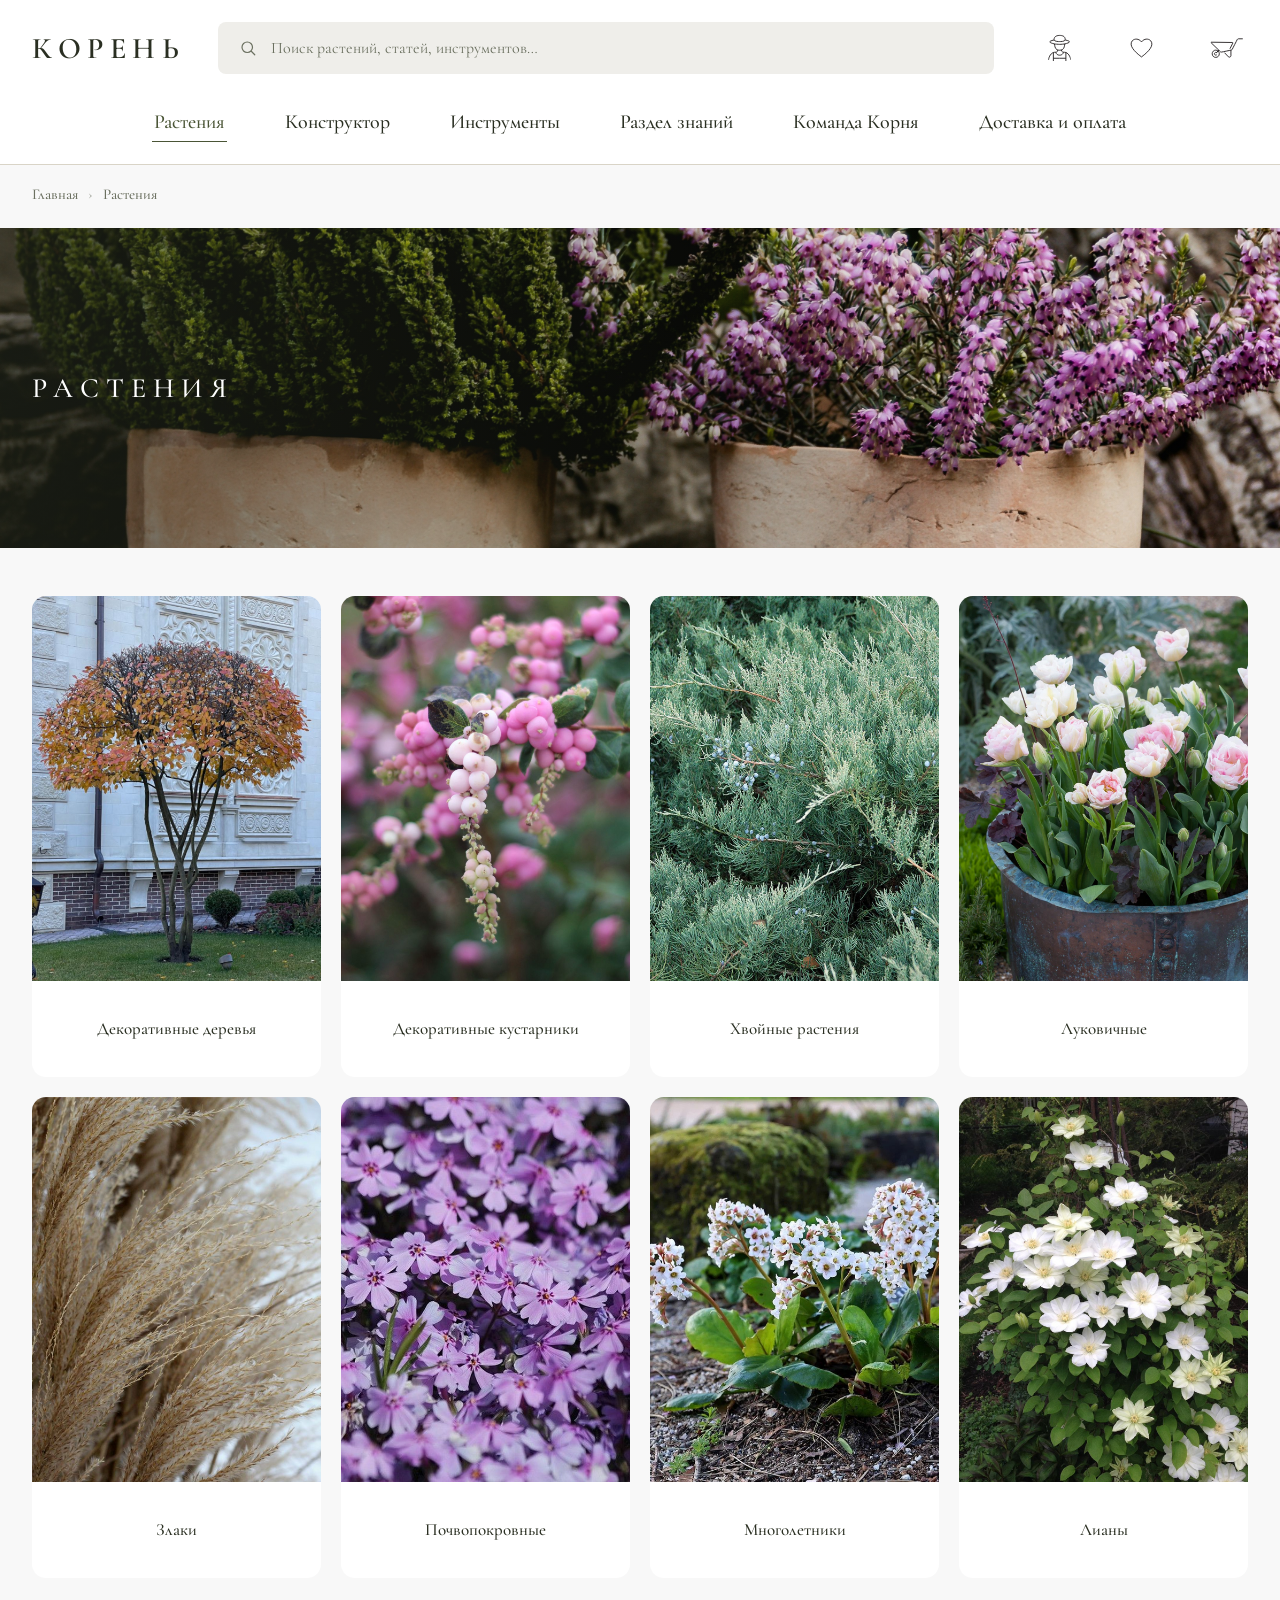
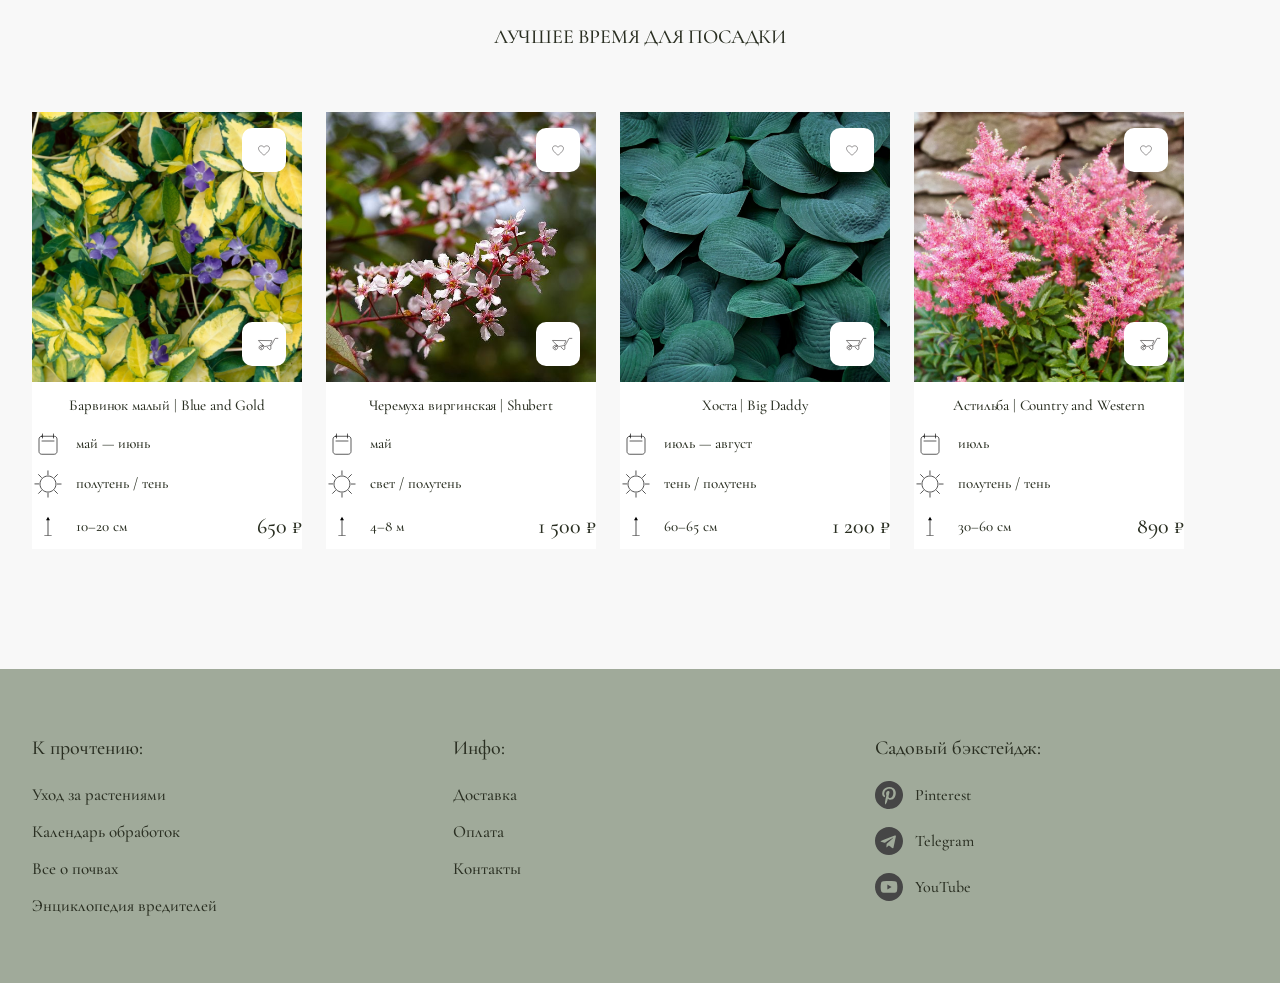
<file: koren-site/plants.html>
<!DOCTYPE html>
<html lang="ru">
<head>
    <meta charset="UTF-8">
    <meta name="viewport" content="width=device-width, initial-scale=1.0">
    <title>Растения — питомник «Корень»</title>
    <meta name="description" content="Каталог декоративных растений питомника «Корень»: деревья, кустарники, хвойные, луковичные, злаки, многолетники, лианы.">

    <link rel="preconnect" href="https://fonts.googleapis.com">
    <link rel="preconnect" href="https://fonts.gstatic.com" crossorigin>
    <link href="https://fonts.googleapis.com/css2?family=Cormorant+Garamond:ital,wght@0,400;0,500;0,600;1,400;1,500&display=swap" rel="stylesheet">

    <link rel="stylesheet" href="css/style.css">
</head>
<body>

<!-- Общая шапка сайта. -->
<header class="header">
    <div class="container">
        <div class="header__top">
            <a href="index.html" class="header__logo" aria-label="На главную">КОРЕНЬ</a>

            <label class="header__search">
                <svg viewBox="0 0 24 24" fill="none" stroke="currentColor" stroke-width="1.6" aria-hidden="true" width="18" height="18">
                    <circle cx="11" cy="11" r="7"/>
                    <path d="m21 21-4.3-4.3" stroke-linecap="round"/>
                </svg>
                <input type="search" placeholder="Поиск растений, статей, инструментов…" aria-label="Поиск по сайту">
            </label>

            <div class="header__actions">
                <a href="#" class="icon-btn" aria-label="Личный кабинет"><img src="img/icons/account.svg" alt="" aria-hidden="true"></a>
                <a href="#" class="icon-btn" aria-label="Избранное"><img src="img/icons/favorites.svg" alt="" aria-hidden="true"></a>
                <a href="#" class="icon-btn" aria-label="Корзина"><img src="img/icons/cart.svg" alt="" aria-hidden="true"></a>
            </div>
        </div>

        <nav class="header__nav" aria-label="Главное меню">
            <a href="plants.html" class="is-active">Растения</a>
            <a href="#">Конструктор</a>
            <a href="#">Инструменты</a>
            <a href="#">Раздел знаний</a>
            <a href="#">Команда Корня</a>
            <a href="#">Доставка и оплата</a>
        </nav>
    </div>
</header>

<!-- Простые хлебные крошки без вложенности. -->
<nav class="breadcrumbs" aria-label="Путь по сайту">
    <div class="container">
        <a href="index.html">Главная</a>
        <span class="breadcrumbs__sep">›</span>
        <span aria-current="page">Растения</span>
    </div>
</nav>

<!-- Баннер страницы каталога. -->
<section class="page-hero">
    <img class="page-hero__bg" src="img/hero/plants-hero.jpg" alt="">
    <div class="container">
        <h1 class="page-hero__title">РАСТЕНИЯ</h1>
    </div>
</section>

<!-- Категории сюда рендерит JS. -->
<section class="section catalog">
    <div class="container">
        <div class="catalog-grid" id="categoriesList"></div>
    </div>
</section>

<!-- Те же карточки, но с другой подборкой данных. -->
<section class="section bloom-now">
    <div class="container">
        <h2 class="section__title section__title--center"><span>ЛУЧШЕЕ ВРЕМЯ ДЛЯ ПОСАДКИ</span></h2>
        <div class="cards" id="plantingTime"></div>
    </div>
</section>

<!-- Общий подвал. -->
<footer class="footer">
    <div class="container">
        <div class="footer__cols">
            <div class="footer__col">
                <div class="footer__col-title">К прочтению:</div>
                <ul>
                    <li><a href="#">Уход за растениями</a></li>
                    <li><a href="#">Календарь обработок</a></li>
                    <li><a href="#">Все о почвах</a></li>
                    <li><a href="#">Энциклопедия вредителей</a></li>
                </ul>
            </div>

            <div class="footer__col">
                <div class="footer__col-title">Инфо:</div>
                <ul>
                    <li><a href="#">Доставка</a></li>
                    <li><a href="#">Оплата</a></li>
                    <li><a href="#">Контакты</a></li>
                </ul>
            </div>

            <div class="footer__col">
                <div class="footer__col-title">Садовый бэкстейдж:</div>
                <ul class="footer__social">
                    <li><a href="#"><img class="footer__social-icon" src="img/icons/social-pinterest.svg" alt="">Pinterest</a></li>
                    <li><a href="#"><img class="footer__social-icon" src="img/icons/social-telegram.svg" alt="">Telegram</a></li>
                    <li><a href="#"><img class="footer__social-icon" src="img/icons/social-youtube.svg" alt="">YouTube</a></li>
                </ul>
            </div>
        </div>
    </div>
</footer>

<script src="js/main.js"></script>
</body>
</html>
</file>
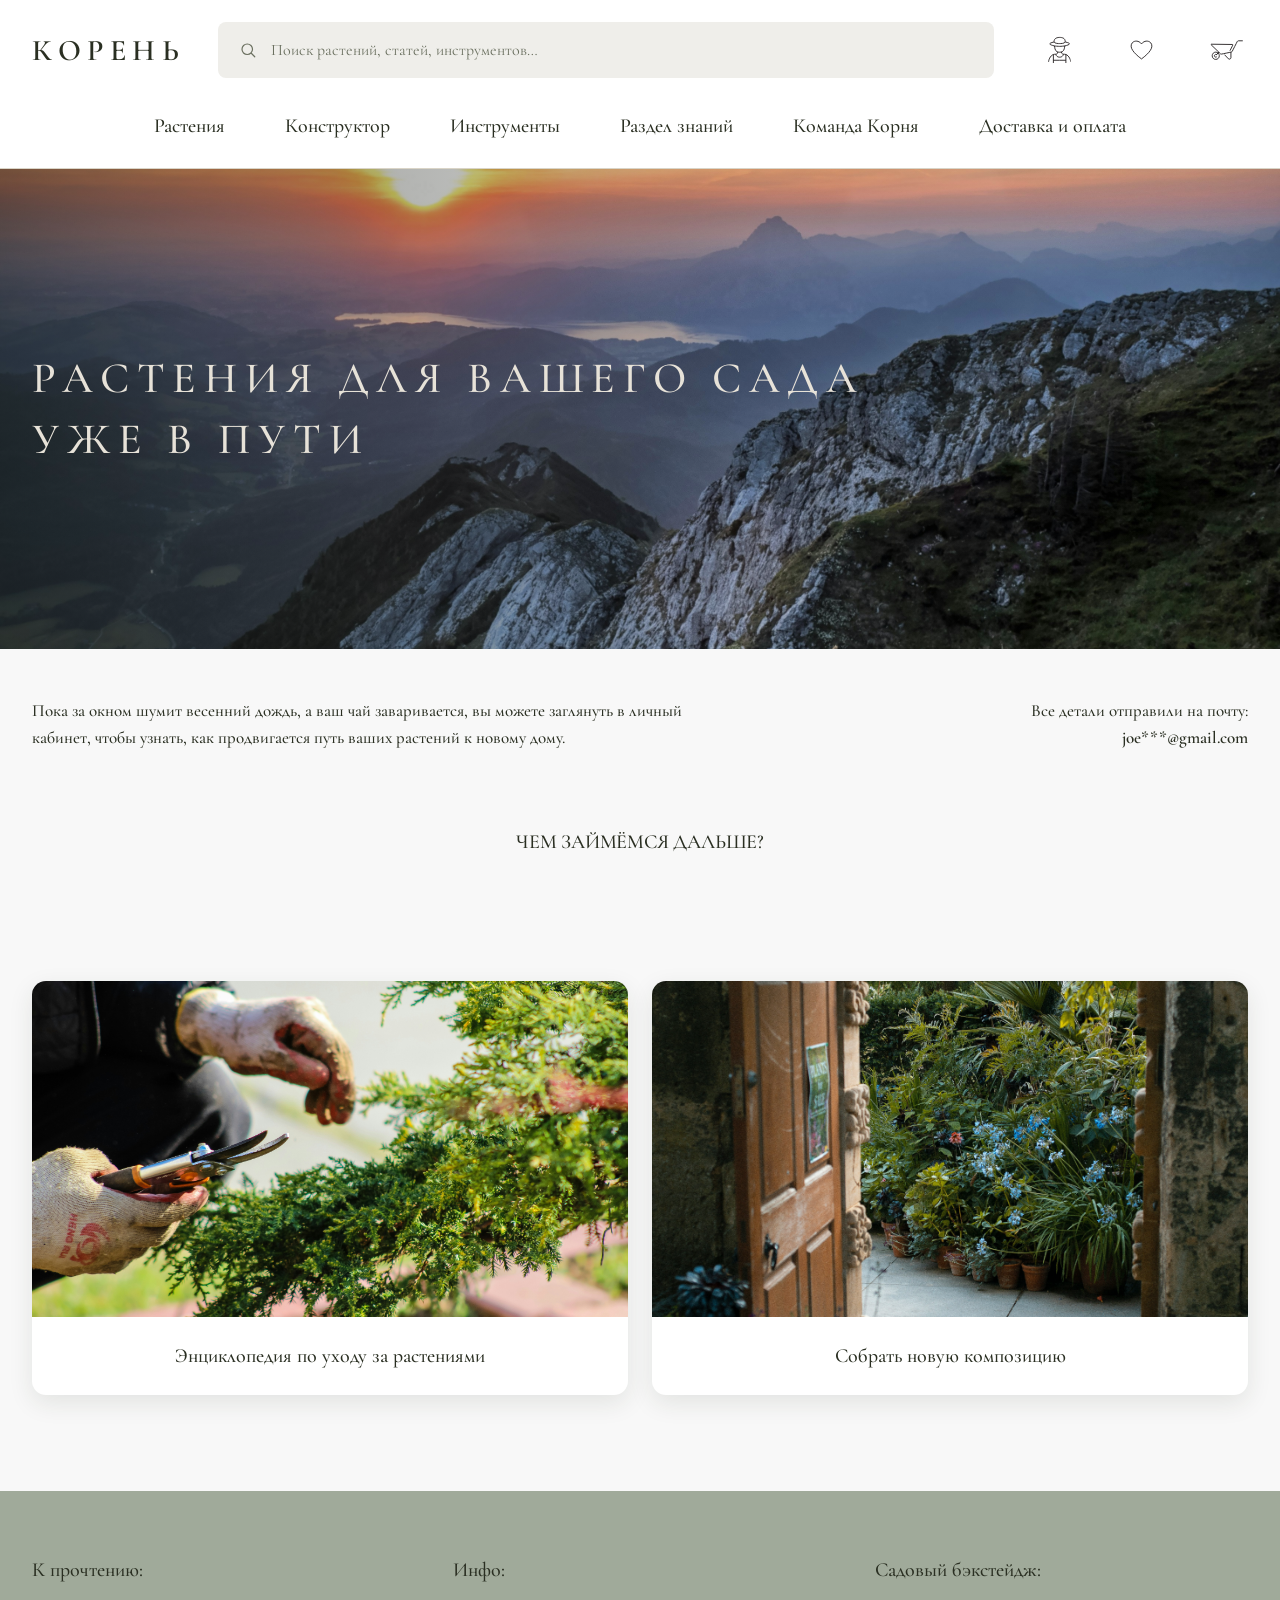
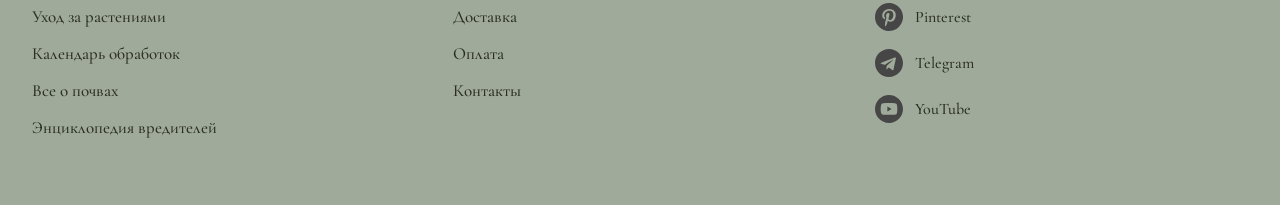
<file: koren-site/success.html>
<!DOCTYPE html>
<html lang="ru">
<head>
    <meta charset="UTF-8">
    <meta name="viewport" content="width=device-width, initial-scale=1.0">
    <title>Спасибо за заказ — питомник «Корень»</title>
    <meta name="description" content="Заказ оформлен. Подробности отправили на почту. Можно перейти к энциклопедии ухода или собрать новую композицию.">

    <!-- Bootstrap оставлен: success-экран по ТЗ на нём. -->
    <link href="https://cdn.jsdelivr.net/npm/bootstrap@5.3.2/dist/css/bootstrap.min.css" rel="stylesheet">

    <!-- Общие шрифты и стили сайта. -->
    <link rel="preconnect" href="https://fonts.googleapis.com">
    <link rel="preconnect" href="https://fonts.gstatic.com" crossorigin>
    <link href="https://fonts.googleapis.com/css2?family=Cormorant+Garamond:ital,wght@0,400;0,500;0,600;1,400;1,500&display=swap" rel="stylesheet">

    <link rel="stylesheet" href="css/style.css">
    <!-- Локальные стили страницы success. -->
    <link rel="stylesheet" href="css/success.css">
</head>
<body>

<!-- Общая шапка сайта. -->
<header class="header">
    <div class="container">
        <div class="header__top">
            <a href="index.html" class="header__logo" aria-label="На главную">КОРЕНЬ</a>

            <label class="header__search">
                <svg viewBox="0 0 24 24" fill="none" stroke="currentColor" stroke-width="1.6" aria-hidden="true" width="18" height="18">
                    <circle cx="11" cy="11" r="7"/>
                    <path d="m21 21-4.3-4.3" stroke-linecap="round"/>
                </svg>
                <input type="search" placeholder="Поиск растений, статей, инструментов…" aria-label="Поиск по сайту">
            </label>

            <div class="header__actions">
                <a href="#" class="icon-btn" aria-label="Личный кабинет"><img src="img/icons/account.svg" alt="" aria-hidden="true"></a>
                <a href="#" class="icon-btn" aria-label="Избранное"><img src="img/icons/favorites.svg" alt="" aria-hidden="true"></a>
                <a href="#" class="icon-btn" aria-label="Корзина"><img src="img/icons/cart.svg" alt="" aria-hidden="true"></a>
            </div>
        </div>

        <nav class="header__nav" aria-label="Главное меню">
            <a href="plants.html">Растения</a>
            <a href="#">Конструктор</a>
            <a href="#">Инструменты</a>
            <a href="#">Раздел знаний</a>
            <a href="#">Команда Корня</a>
            <a href="#">Доставка и оплата</a>
        </nav>
    </div>
</header>

<!-- Hero-блок страницы. -->
<section class="success-hero">
    <img class="success-hero__bg" src="img/hero/success-hero.jpg" alt="">
    <div class="container">
        <h1 class="success-hero__title">
            РАСТЕНИЯ ДЛЯ ВАШЕГО САДА<br>
            УЖЕ В ПУТИ
        </h1>
    </div>
</section>

<!-- Инфоблок остаётся на Bootstrap-сетке. -->
<section class="py-5">
    <div class="container">
        <div class="row align-items-start gy-3">
            <div class="col-md-7">
                <p class="info-text mb-0">
                    Пока за окном шумит весенний дождь, а ваш чай заваривается,
                    вы можете заглянуть в личный кабинет, чтобы узнать,
                    как продвигается путь ваших растений к новому дому.
                </p>
            </div>
            <div class="col-md-5 text-md-end">
                <p class="info-text mb-0">
                    Все детали отправили на почту:<br>
                    <strong>joe***@gmail.com</strong>
                </p>
            </div>
        </div>
    </div>
</section>

<!-- Эти карточки тоже собраны на Bootstrap-колонках. -->
<section class="section pb-0">
    <div class="container">
        <h2 class="section__title section__title--center"><span>ЧЕМ ЗАЙМЁМСЯ ДАЛЬШЕ?</span></h2>

        <div class="row g-4 next-row">
            <div class="col-md-6">
                <a href="#" class="next-card">
                    <img class="next-card__img" src="img/success/care.jpg" alt="">
                    <div class="next-card__label">Энциклопедия по уходу за растениями</div>
                </a>
            </div>
            <div class="col-md-6">
                <a href="#" class="next-card">
                    <img class="next-card__img" src="img/success/composition.jpg" alt="">
                    <div class="next-card__label">Собрать новую композицию</div>
                </a>
            </div>
        </div>
    </div>
</section>

<!-- Общий подвал. -->
<footer class="footer">
    <div class="container">
        <div class="footer__cols">
            <div class="footer__col">
                <div class="footer__col-title">К прочтению:</div>
                <ul>
                    <li><a href="#">Уход за растениями</a></li>
                    <li><a href="#">Календарь обработок</a></li>
                    <li><a href="#">Все о почвах</a></li>
                    <li><a href="#">Энциклопедия вредителей</a></li>
                </ul>
            </div>

            <div class="footer__col">
                <div class="footer__col-title">Инфо:</div>
                <ul>
                    <li><a href="#">Доставка</a></li>
                    <li><a href="#">Оплата</a></li>
                    <li><a href="#">Контакты</a></li>
                </ul>
            </div>

            <div class="footer__col">
                <div class="footer__col-title">Садовый бэкстейдж:</div>
                <ul class="footer__social">
                    <li><a href="#"><img class="footer__social-icon" src="img/icons/social-pinterest.svg" alt="">Pinterest</a></li>
                    <li><a href="#"><img class="footer__social-icon" src="img/icons/social-telegram.svg" alt="">Telegram</a></li>
                    <li><a href="#"><img class="footer__social-icon" src="img/icons/social-youtube.svg" alt="">YouTube</a></li>
                </ul>
            </div>
        </div>
    </div>
</footer>

<script src="js/main.js"></script>
</body>
</html>
</file>
<file: css/style.css>
/* style.css
   Общие стили для главной и каталога. */

/* Основные цвета и размеры. */
:root {
    --color-stone: #E7E2D8;
    --color-olive: #4A5536;
    --color-sage:  #A0AA9A;
    --color-bg:    #F8F8F8;
    --color-ink:   #2A2F22;
    --color-muted: #6B7060;
    --color-line:  #D9D4C7;
    --color-white: #FFFFFF;
    --color-black: #000000;

    --font-display: "Cormorant Garamond", "Times New Roman", serif;
    --font-body:    "Cormorant Garamond", "Times New Roman", serif;

    --radius-sm: 6px;
    --radius-md: 14px;
    --radius-lg: 28px;

    --shadow-card: 0 2px 8px rgba(42, 47, 34, .06);
    --shadow-card-hover: 0 8px 24px rgba(42, 47, 34, .12);

    --transition: 0.25s ease;

    /* Ширину страницы и контейнера удобнее править здесь. */
    /* --page-max: 1500px; */
    --container: 1590px;
}

/* Базовый reset. */
*, *::before, *::after { box-sizing: border-box; }

html { scroll-behavior: smooth; }

body {
    margin: 0 auto;
    font-family: var(--font-body);
    font-size: 18px;
    font-weight: 500;
    line-height: 1.5;
    color: var(--color-ink);
    background: var(--color-bg);
    -webkit-font-smoothing: antialiased;
    -moz-osx-font-smoothing: grayscale;
}

/* Фон вокруг ограниченной по ширине страницы. */
html { background: #EFEDE8; }

img { max-width: 100%; display: block; }

a { color: inherit; text-decoration: none; transition: color var(--transition); }
a:hover { color: var(--color-olive); }

button {
    font-family: inherit;
    cursor: pointer;
    border: none;
    background: none;
    color: inherit;
}

ul { list-style: none; padding: 0; margin: 0; }

h1, h2, h3, h4 {
    font-family: var(--font-display);
    font-weight: 500;
    margin: 0;
    color: var(--color-ink);
    letter-spacing: -0.01em;
}

/* Обычный контейнер страницы. */
.container {
    width: 100%;
    max-width: var(--container);
    margin: 0 auto;
    /* padding: 0 32px; */
}

/* Общая шапка сайта. */
.header {
    background: var(--color-white);
    border-bottom: 1px solid var(--color-white);
    position: sticky;
    top: 0;
    z-index: 100;
}

.header .container {
    max-width: 1360px;
}

/* Верхний ряд шапки. */
.header__top {
    display: flex;
    align-items: center;
    gap: 46px;
    padding: 30px 0;
}

.header__logo {
    font-family: var(--font-display);
    font-size: 32px;
    letter-spacing: 0;
    color: var(--color-black);
    flex-shrink: 0;
}

.header__search {
    display: flex;
    align-items: center;
    gap: 12px;
    flex: 1;
    min-width: 0;
    background: #EFEEEA;
    border: 1px solid transparent;
    padding: 14px 20px;
    transition: border-color var(--transition), background var(--transition);
}

.header__search:focus-within {
    border-color: var(--color-olive);
    background: var(--color-white);
}

.header__search svg { color: var(--color-muted); flex-shrink: 0; }

.header__search input {
    border: none;
    outline: none;
    background: transparent;
    width: 100%;
    font-family: inherit;
    font-size: 16px;
    color: var(--color-ink);
}

.header__search input::placeholder { color: var(--color-muted); }

.header__search-icon {
    width: 40px;
    height: 30px;
}

.header__actions {
    display: flex;
    align-items: center;
    gap: 18px;
    flex-shrink: 0;
}

/* Иконки держим в естественных пропорциях. */
.icon-btn {
    display: inline-flex;
    align-items: center;
    justify-content: center;
    height: 60px;
    color: var(--color-ink);
}

.icon-btn:hover { opacity: 0.65; }
.icon-btn:active { transform: scale(0.94); }

.icon-btn img,
.icon-btn svg {
    height: 100%;
    width: auto;
    display: block;
    object-fit: contain;
}

/* Нижний ряд навигации: равные колонки как при width:100% во flex,
   но сами ссылки по ширине текста — подчёркивание не тянется на всю ячейку. */
.header__nav {
    display: grid;
    grid-template-columns: repeat(6, minmax(0, 1fr));
    align-items: center;
    column-gap: 46px;
    border-top: 1px solid transparent;
    height: 30px;
    margin-bottom: 30px;
}

.header__nav a {
    width: fit-content;
    justify-self: start;
    font-family: var(--font-display);
    font-size: 24px;
    font-weight: 500;
    line-height: 1;
    color: var(--color-ink);
    border-bottom: 1px solid transparent;
    transition: border-color var(--transition), color var(--transition);
}

.header__nav a:hover {
    border-color: var(--color-olive);
    color: var(--color-olive);
}

/* Главный hero-блок. */
.hero {
    margin-top: 30px;
    position: relative;
    height: 500px;
    max-height: 760px;
    overflow: hidden;
    background: var(--color-olive);
}

.hero__image {
    position: absolute;
    inset: 0;
    background-image:url('../img/hero/hero.jpg');
    background-size: cover;
    background-repeat: no-repeat;
    background-position: center -640px;
}

.hero__image::after {
    content: "";
    position: absolute;
    inset: 0;
    background: linear-gradient(180deg, rgba(42,47,34,0.10) 0%, rgba(42,47,34,0.55) 100%);
}

.hero__content {
    position: relative;
    z-index: 2;
    height: 100%;
    display: flex;
    flex-direction: column;
    justify-content: center;
    align-items: flex-start;
    max-width: 1590px;
    margin: 0 auto;
    color: var(--color-white);
}

.hero__copy {
    width: 362px;
    display: flex;
    gap: 40px;
    flex-direction: column;
    align-items: center;
}

.hero__eyebrow {
    text-transform: uppercase;
    letter-spacing: 0.25em;
    font-size: 12px;
    opacity: 0.85;
    margin-bottom: 18px;
}

.hero__title {
    font-family: var(--font-display);
    font-size: 32px;
    line-height: 1.05;
    color: var(--color-white);
    width: 100%;
    text-align: center;
    margin-bottom: 28px;
    font-weight: 400;
    text-transform: uppercase;
}

.hero__title em {
    font-style: normal;
    color: var(--color-stone);
}

.hero__btn {
    display: inline-flex;
    align-items: center;
    justify-content: center;
    gap: 12px;
    color: var(--color-white);
    font-size: 24px;
    font-weight: 400;
    text-transform: uppercase;
}

.hero__btn:hover {
    color: #FFFFFF;
}

.hero__btn:active { transform: translateX(2px) scale(0.98); }

.hero__btn .arrow {
    transition: transform var(--transition);
}

.hero__btn:hover .arrow { transform: translateX(4px); }

/* ---------- ОБЩИЕ СЕКЦИИ ---------- */
.section {
    display: flex;
    justify-content: center;
}

.container-compact {
    width: 100%;
    max-width: 1360px;
}

.section__header {
    display: flex;
    justify-content: space-between;
    align-items: flex-end;
    margin-bottom: 48px;
    gap: 32px;
    flex-wrap: wrap;
}

.section__title {
    font-size: 24px;
    line-height: 1.1;
    max-width: 640px;
}

.section__title--center {
    text-align: center;
    max-width: none;
    margin: 0 auto 72px;
    font-size: 20px;
    font-weight: 500;
}



.section__subtitle {
    color: var(--color-muted);
    max-width: 420px;
    font-size: 15px;
}

.section__link {
    display: inline-flex;
    align-items: center;
    gap: 8px;
    color: var(--color-olive);
    font-weight: 600;
    font-size: 14px;
    text-transform: uppercase;
    letter-spacing: 0.1em;
    border-bottom: 1px solid var(--color-olive);
    padding-bottom: 4px;
}

.section__link:hover { gap: 14px; }

.section-title-block {
    margin: 30px 0;
    padding: 43px 0;
}

.section-title-block__title.section__title--center {
    margin: 0;
    font-size: 32px;
    font-weight: 400;
}

.section-title-block--with-lead {
    display: flex;
    flex-direction: column;
    align-items: center;
}

.section-title-block__lead.section__lead {
    max-width: 1240px;
    margin: 12px auto 0;
    font-size: 24px;
    line-height: 1.25;
    color: var(--color-ink);
}

/* Вместо переноса здесь горизонтальный скролл. */
.cards {
    display: flex;
    gap: 20px;
    overflow-x: auto;
    overflow-y: hidden;
    scroll-snap-type: x mandatory;
    scroll-padding-left: 0;
    padding-top: 4px;
    padding-bottom: 24px;
}

.card {
    min-width: 440px;
    background: var(--color-white);
    display: flex;
    flex-direction: column;
    scroll-snap-align: start;
    border-radius: 15px;
    transition: transform var(--transition);
}

.card:hover { transform: translateY(-4px); }

/* Скроллбар ленты карточек. */
/* Скрываем скроллбар. */
.cards {
    scrollbar-width: none; /* Firefox */
    -ms-overflow-style: none; /* IE and Edge */
}
.cards::-webkit-scrollbar {
    display: none; /* Chrome, Safari, Opera */
}

/* Фото квадратное, кнопки лежат поверх. */
.card__media {
    position: relative;
    height: 473px;
    overflow: hidden;
    border-radius: 15px 15px 0 0;
    background: var(--color-stone);
}

.card__photo {
    width: 100%;
    height: 100%;
    object-fit: cover;
    border-radius: 15px 15px 0 0;
    background-position: center center;
    background-size: cover;
    background-repeat: no-repeat;
    display: block;
}

/* Кнопки-иконки поверх фото: общий стиль */
.card__fav,
.card__cart {
    position: absolute;
    width: 70px;
    height: 70px;
    background: var(--color-white);
    border-radius: 10px;
    display: inline-flex;
    align-items: center;
    justify-content: center;
    cursor: pointer;
}

.card__fav  { top: 16px;    right: 16px; }
.card__cart { bottom: 16px; right: 16px; }

.card__fav-icon,
.card__cart-icon {
    display: block;
    width: 80px;
    height: auto;
    flex-shrink: 0
}

.card__cart-icon {
    transform: translateX(-8px);
}

.card__fav-icon path {
    fill: none;
    stroke: #231F20;
    transition: fill var(--transition), stroke var(--transition);
}

.card__fav:hover:not(.is-active) .card__fav-icon path {
    stroke: #E21A1A;
}

.card__fav.is-active .card__fav-icon path {
    fill: #E21A1A;
    stroke: none;
}

.card__cart-icon path {
    fill: none;
    stroke: #231F20;
    transition: stroke var(--transition);
}

.card__cart:hover:not(:active) .card__cart-icon path {
    stroke: #72A731;
}

.card__cart:active .card__cart-icon path {
    stroke: #919191;
}

/* Текстовый блок карточки */
.card__body {
    padding: 30px;
    display: flex;
    flex-direction: column;
    gap: 12px;
    flex: 1;
    border-radius: 0 0 15px 15px;
}

.card__name {
    font-family: var(--font-display);
    font-size: 24px;
    font-weight: 500;
    text-wrap: nowrap;
    color: var(--color-ink);
    text-align: center;
}

.card__info {
    display: flex;
    flex-direction: column;
    gap: 8px;
    margin: 0;
}

.card__info-row {
    display: flex;
    align-items: center;
    gap: 12px;
    font-size: 15px;
    color: var(--color-ink);
}

/* Иконка в строке информации (универсально для svg И img) */
.card__info-row svg,
.card__info-row img,
.card__info-icon {
    width: 70px;
    height: 70px;
    object-fit: contain;
    color: var(--color-ink);
    flex-shrink: 0;
    display: block;
}

/* Последняя строка (высота + цена) */
.card__info-row--price {
    justify-content: space-between;
    margin-top: 2px;
}

.card__meta {
    display: inline-flex;
    align-items: center;
    gap: 12px;
}

.card__price {
    font-family: var(--font-display);
    font-size: 22px;
    font-weight: 500;
    color: var(--color-ink);
}

/* Баннер конструктора с белой карточкой поверх. */
.constructor {
    position: relative;
    border-radius: 15px;
    overflow: hidden;
    height: 450px;
    width: 100%;
}

.constructor__bg {
    width: 100%;
    height: 100%;
    object-fit: cover;
    display: block;
}

.constructor__overlay {
    position: absolute;
    top: 59%;
    left: 3%;
    transform: translateY(-50%);
    background: var(--color-white);
    border-radius: 18px;
    padding: 90px 70px;
    width: 520px;
    display: flex;
    flex-direction: column;
    gap: 24px;
    align-items: center;
    text-align: center;
    box-shadow: 0 12px 32px rgba(42, 47, 34, 0.15);
}

.constructor__btn {
    position: relative;
    display: inline-flex;
    align-items: center;
    gap: 16px;
    color: var(--color-ink);
    font-family: var(--font-display);
    font-size: 36px;
    font-weight: 500;
    padding: 4px 0 12px;
    transition: gap var(--transition), color var(--transition);
}

.constructor__btn::after {
    content: "";
    position: absolute;
    left: 0;
    bottom: 0;
    width: 100%;
    height: 1px;
    background: currentColor;
    transform: scaleX(0);
    transform-origin: left center;
    transition: transform 0.35s ease;
}

.constructor__btn:hover {
    color: var(--color-olive);
    gap: 18px;
}

.constructor__btn:hover::after {
    transform: scaleX(1);
}

.constructor__btn svg {
    flex-shrink: 0;
    width: 28px;
    height: 28px;
}

.constructor__desc {
    color: var(--color-muted);
    font-size: 20px;
    line-height: 1.5;
    margin: 0;
}

/* Сетка идей собрана вручную через Grid. */
.ideas {
    background: var(--color-bg);
}

.section__lead {
    text-align: center;
    color: var(--color-muted);
    font-size: 17px;
    line-height: 1.5;
    max-width: 720px;
    margin: -28px auto 48px;
}

.ideas__grid {
    display: grid;
    grid-template-columns: repeat(4, 1fr);
    grid-auto-rows: 1fr;
    gap: 20px;
}

.ideas__item {
    aspect-ratio: 1 / 1;
    overflow: hidden;
    border-radius: 14px;
    background: var(--color-stone);
    display: block;
}

/* Большое фото растягивается на две клетки. */
.ideas__item--tall {
    grid-column: span 2;
    grid-row: span 2;
    aspect-ratio: 1 / 1;
}

.ideas__item img {
    width: 100%;
    height: 100%;
    object-fit: cover;
    transition: transform 0.8s ease;
}

.ideas__item:hover img { transform: scale(1.06); }

/* Простая лента с фото садов. */
.gardens {
    background: var(--color-bg);
}

.gardens__strip {
    display: flex;
    gap: 20px;
    overflow-x: auto;
    overflow-y: hidden;
    scroll-snap-type: x mandatory;
    padding-bottom: 16px;
    scroll-padding-left: 0;
}

.gardens__item {
    position: relative;
    flex: 0 0 440px;
    width: 440px;
    height: 300px;
    aspect-ratio: 6 / 4;
    overflow: hidden;
    border-radius: 14px;
    background: var(--color-stone);
    scroll-snap-align: start;
    isolation: isolate;
    outline: none;
}

.gardens__item > img {
    width: 100%;
    height: 100%;
    object-fit: cover;
    display: block;
    transition: transform 0.6s ease;
}

.gardens__overlay {
    position: absolute;
    left: 0;
    bottom: 0;
    width: 440px;
    height: 170px;
    display: grid;
    grid-template-columns: 168px 272px;
    justify-content: start;
    align-items: center;
    gap: 0;
    box-sizing: border-box;
    background: rgba(85, 85, 85, 0.75);
    color: var(--color-white);
    transform: translateY(100%);
    transition: opacity 0.55s ease, transform 0.72s ease;
    z-index: 2;
}

.gardens__avatar-box {
    display: flex;
    align-items: center;
    justify-content: center;
    height: 100%;
    width: 168px;
    padding: 0;
    flex-shrink: 0;
}

.gardens__avatar {
    display: block;
    width: 96px;
    height: 96px;
    min-width: 96px;
    min-height: 96px;
    border-radius: 50%;
    object-fit: cover;
    object-position: center 0%;
    overflow: hidden;
    box-shadow: 0 14px 30px rgba(0, 0, 0, 0.18);
}

.gardens__content {
    display: flex;
    flex-direction: column;
    align-items: stretch;
    justify-content: center;
    gap: 14px;
    min-width: 0;
    width: 272px;
    height: 135px;
    padding: 0;
    overflow: hidden;
    text-align: center;
}

.gardens__name {
    width: 100%;
    text-align: center;
    font-size: 20px;
    font-weight: 400;
    line-height: 1.08;
    color: var(--color-white);
    margin: 0;
}

.gardens__text {
    flex: 1 1 auto;
    margin: 0;
    width: 100%;
    max-width: 100%;
    overflow-y: auto;
    padding-right: 8px;
    text-align: center;
    font-size: 18px;
    font-weight: 400;
    line-height: 1.34;
    text-wrap: pretty;
    /* Hide scrollbars in any direction for this container */
    scrollbar-width: none;         /* Firefox */
    -ms-overflow-style: none;      /* IE and Edge */
}
.gardens__text::-webkit-scrollbar {
    display: none;                 /* Chrome, Safari, Opera */
}

.gardens__item:hover {
    opacity: 1;
    transform: translateY(0);
}

.gardens__item:hover .gardens__overlay {
    opacity: 1;
    transform: translateY(0);
}

/* Скрываем скроллбар. */
.gardens__strip {
    scrollbar-width: none; /* Firefox */
    -ms-overflow-style: none; /* IE and Edge */
}
.gardens__strip::-webkit-scrollbar {
    display: none; /* Chrome, Safari, Opera */
}

/* Блок про процесс работы. */
.how {
    background: var(--color-bg);
    padding-top: 40px;
}

.how__list {
    display: flex;
    gap: 20px;
}

.how__item {
    display: flex;
    min-width: 260px;
    display: flex;
    flex-direction: column;
    gap: 24px;
}

.how__icon {
    background: var(--color-stone);
    border-radius: 14px;
    aspect-ratio: 16 / 11;
    display: flex;
    align-items: center;
    justify-content: center;
}

.how__icon img,
.how__icon svg {
    max-width: 100%;
    max-height: 100%;
    width: auto;
    height: auto;
    display: block;
}

.how__text-box {
    background: var(--color-white);
    min-height: 194px;
    display: flex;
    align-items: center;
    justify-content: center;
    padding: 24px;
}

.how__text {
    max-width: 330px;
    text-align: center;
    color: var(--color-ink);
    font-size: 24px;
    margin: 0;
}

/* Текстовый блок без отдельной подложки. */
.about {
    background: transparent;
    color: var(--color-ink);
    padding: 88px 0 64px;
    text-align: center;
}

.about__text {
    max-width: 1100px;
    margin: 0 auto 6px;
    font-size: 24px;
}

.about__text:last-child { margin-bottom: 0; }

/* Общий подвал. */
.footer {
    display: flex;
    justify-content: center;
    background: var(--color-sage);
    color: var(--color-ink);
    padding: 30px 0;
}

.footer__cols {
    display: flex;
    justify-content: space-between;
    flex-wrap: wrap;
}

.footer__col-title {
    color: var(--color-ink);
    font-family: var(--font-display);
    font-weight: 500;
    font-size: 24px;
    margin-bottom: 18px;
}

.footer__col ul {
    display: flex;
    flex-direction: column;
}

.footer__col a {
    color: var(--color-ink);
    font-size: 24px;
    text-decoration: none;
    text-underline-offset: 0.12em;
    text-decoration-thickness: 1px;
    transition: opacity var(--transition), text-decoration-color var(--transition);
}

.footer__col a:hover {
    opacity: 0.7;
    text-decoration: underline;
}

/* Соцсети идут в строку с иконкой. */
.footer__social a {
    display: inline-flex;
    align-items: center;
    gap: 12px;
    font-size: 24px;
}

.footer__social-icon {
    width: 50px;
    height: 50px;
    object-fit: contain;
    flex-shrink: 0;
    display: block;
}

/* Ниже стили страницы plants.html. */

.header__nav a.is-active {
    border-bottom-color: var(--color-olive);
    color: var(--color-olive);
}

/* Хлебные крошки. */
.breadcrumbs {
    display: flex;
    justify-content: center;
    background: var(--color-bg);
    padding: 18px 0 22px;
    font-size: 20px;
    color: var(--color-muted);
}

.breadcrumbs .container {
    display: flex;
    align-items: center;
    gap: 10px;
}

.breadcrumbs a { color: var(--color-muted); }
.breadcrumbs a:hover { color: var(--color-olive); }
.breadcrumbs__sep { color: var(--color-muted); opacity: 0.6; }

/* Hero-блок каталога. */
.page-hero {
    position: relative;
    aspect-ratio: 4 / 1;
    overflow: hidden;
    background: var(--color-olive);
}

.page-hero__bg {
    position: absolute;
    inset: 0;
    width: 100%;
    height: 100%;
    object-fit: cover;
    display: block;
}

.page-hero::after {
    content: "";
    position: absolute;
    inset: 0;
    background: linear-gradient(90deg, rgba(42,47,34,0.55) 0%, rgba(42,47,34,0.15) 60%, rgba(42,47,34,0) 100%);
}

.page-hero .container {
    position: relative;
    z-index: 2;
    height: 100%;
    display: flex;
    align-items: center;
}

.page-hero__title {
    font-family: var(--font-display);
    color: var(--color-white);
    font-size: 28px;
    font-weight: 500;
    letter-spacing: 0.25em;
    margin: 0;
}

/* Каталог чуть шире обычного контейнера. */
.catalog {
    background: var(--color-bg);
    padding: 48px 0 24px;
}

.catalog > .container {
    max-width: 1820px;
}

.catalog-grid {
    display: grid;
    grid-template-columns: repeat(16, 95px);
    gap: 20px;
    justify-content: center;
}

.cat-card {
    grid-column: span 4;
    background: var(--color-white);
    border-radius: 14px;
    overflow: hidden;
    display: flex;
    flex-direction: column;
    color: var(--color-ink);
    transition: transform var(--transition);
}

.cat-card:hover { transform: translateY(-4px); }

.cat-card__img {
    width: 100%;
    object-fit: cover;
    object-position: center center; 
    transform-origin: center center;
    display: block;
}

.cat-card__label {
    display: flex;
    align-items: center;
    justify-content: center;
    min-height: 96px;
    padding: 0 12px;
    text-align: center;
    font-family: var(--font-display);
    font-size: 24px;
    line-height: 1.3;
}

/* Здесь убран лишний разрыв между каталогом и заголовком. */
.catalog + .bloom-now { padding-top: 24px; }
.catalog + .bloom-now .section__title--center {
    margin-top: 0;
    margin-bottom: 64px;
}

/* Тосты после клика по корзине. */
.toast-host {
    position: fixed;
    bottom: 24px;
    right: 24px;
    z-index: 1000;
    display: flex;
    flex-direction: column;
    gap: 10px;
    pointer-events: none;
}

.toast {
    background: var(--color-ink);
    color: var(--color-stone);
    padding: 14px 22px;
    border-radius: 10px;
    font-size: 15px;
    font-family: var(--font-body);
    box-shadow: 0 12px 32px rgba(42,47,34,0.25);
    opacity: 0;
    transform: translateY(12px);
    transition: opacity 0.25s ease, transform 0.25s ease;
}

.toast.is-visible {
    opacity: 1;
    transform: translateY(0);
}

/* Файл собран под десктопный макет. */
</file>
<file: koren-site/css/style.css>
/* style.css
   Общие стили для главной и каталога. */

/* Основные цвета и размеры. */
:root {
    --color-stone: #E7E2D8;
    --color-olive: #4A5536;
    --color-sage:  #A0AA9A;
    --color-bg:    #F8F8F8;
    --color-ink:   #2A2F22;
    --color-muted: #6B7060;
    --color-line:  #D9D4C7;
    --color-white: #FFFFFF;

    --font-display: "Cormorant Garamond", "Times New Roman", serif;
    --font-body:    "Cormorant Garamond", "Times New Roman", serif;

    --radius-sm: 6px;
    --radius-md: 14px;
    --radius-lg: 28px;

    --shadow-card: 0 2px 8px rgba(42, 47, 34, .06);
    --shadow-card-hover: 0 8px 24px rgba(42, 47, 34, .12);

    --transition: 0.25s ease;

    /* Ширину страницы и контейнера удобнее править здесь. */
    --page-max: 1500px;
    --container: 1280px;
}

/* Базовый reset. */
*, *::before, *::after { box-sizing: border-box; }

html { scroll-behavior: smooth; }

body {
    margin: 0 auto;
    max-width: var(--page-max);
    font-family: var(--font-body);
    font-size: 18px;
    font-weight: 500;
    line-height: 1.5;
    color: var(--color-ink);
    background: var(--color-bg);
    -webkit-font-smoothing: antialiased;
    -moz-osx-font-smoothing: grayscale;
}

/* Фон вокруг ограниченной по ширине страницы. */
html { background: #EFEDE8; }

img { max-width: 100%; display: block; }

a { color: inherit; text-decoration: none; transition: color var(--transition); }
a:hover { color: var(--color-olive); }

button {
    font-family: inherit;
    cursor: pointer;
    border: none;
    background: none;
    color: inherit;
}

ul { list-style: none; padding: 0; margin: 0; }

h1, h2, h3, h4 {
    font-family: var(--font-display);
    font-weight: 500;
    margin: 0;
    color: var(--color-ink);
    letter-spacing: -0.01em;
}

/* Обычный контейнер страницы. */
.container {
    max-width: var(--container);
    margin: 0 auto;
    padding: 0 32px;
}

/* Общая шапка сайта. */
.header {
    background: var(--color-white);
    border-bottom: 1px solid var(--color-line);
    position: sticky;
    top: 0;
    z-index: 100;
}

/* Верхний ряд шапки. */
.header__top {
    display: flex;
    align-items: center;
    gap: 32px;
    padding: 22px 0 14px;
}

.header__logo {
    font-family: var(--font-display);
    font-size: 30px;
    letter-spacing: 0.22em;
    color: var(--color-ink);
    font-weight: 600;
    flex-shrink: 0;
}

.header__search {
    display: flex;
    align-items: center;
    gap: 12px;
    flex: 1;
    background: #EFEEEA;
    border: 1px solid transparent;
    border-radius: 8px;
    padding: 14px 20px;
    transition: border-color var(--transition), background var(--transition);
}

.header__search:focus-within {
    border-color: var(--color-olive);
    background: var(--color-white);
}

.header__search svg { color: var(--color-muted); flex-shrink: 0; }

.header__search input {
    border: none;
    outline: none;
    background: transparent;
    width: 100%;
    font-family: inherit;
    font-size: 16px;
    color: var(--color-ink);
}

.header__search input::placeholder { color: var(--color-muted); }

.header__actions {
    display: flex;
    align-items: center;
    gap: 18px;
    flex-shrink: 0;
}

/* Иконки держим в естественных пропорциях. */
.icon-btn {
    display: inline-flex;
    align-items: center;
    justify-content: center;
    height: 36px;
    padding: 0 4px;
    color: var(--color-ink);
    transition: opacity var(--transition), transform var(--transition);
}

.icon-btn:hover { opacity: 0.65; }
.icon-btn:active { transform: scale(0.94); }

.icon-btn img,
.icon-btn svg {
    height: 100%;
    width: auto;
    max-width: 60px;
    display: block;
    object-fit: contain;
}

/* Нижний ряд навигации. */
.header__nav {
    display: flex;
    align-items: center;
    justify-content: center;
    gap: 56px;
    padding: 14px 0 22px;
    border-top: 1px solid transparent;
}

.header__nav a {
    font-family: var(--font-display);
    font-size: 20px;
    font-weight: 500;
    color: var(--color-ink);
    padding: 4px 2px;
    border-bottom: 1px solid transparent;
    transition: border-color var(--transition), color var(--transition);
}

.header__nav a:hover {
    border-bottom-color: var(--color-olive);
    color: var(--color-olive);
}

/* Главный hero-блок. */
.hero {
    position: relative;
    height: 78vh;
    min-height: 540px;
    max-height: 760px;
    overflow: hidden;
    background: var(--color-olive);
}

.hero__image {
    position: absolute;
    inset: 0;
    background-size: cover;
    background-position: center;
}

.hero__image::after {
    content: "";
    position: absolute;
    inset: 0;
    background: linear-gradient(180deg, rgba(42,47,34,0.10) 0%, rgba(42,47,34,0.55) 100%);
}

.hero__content {
    position: relative;
    z-index: 2;
    height: 100%;
    display: flex;
    flex-direction: column;
    justify-content: center;
    align-items: flex-start;
    padding: 0 32px;
    max-width: var(--container);
    margin: 0 auto;
    color: var(--color-white);
}

.hero__eyebrow {
    text-transform: uppercase;
    letter-spacing: 0.25em;
    font-size: 12px;
    opacity: 0.85;
    margin-bottom: 18px;
}

.hero__title {
    font-family: var(--font-display);
    font-size: clamp(48px, 7vw, 96px);
    line-height: 1.05;
    color: var(--color-white);
    max-width: 720px;
    margin-bottom: 28px;
    font-weight: 400;
}

.hero__title em {
    font-style: italic;
    color: var(--color-stone);
}

.hero__btn {
    display: inline-flex;
    align-items: center;
    gap: 12px;
    background: var(--color-stone);
    color: var(--color-ink);
    padding: 16px 28px;
    border-radius: 999px;
    font-size: 15px;
    font-weight: 600;
    letter-spacing: 0.02em;
    transition: background var(--transition), color var(--transition), transform var(--transition);
}

.hero__btn:hover {
    background: var(--color-white);
    color: var(--color-olive);
    transform: translateX(4px);
}

.hero__btn:active { transform: translateX(2px) scale(0.98); }

.hero__btn .arrow {
    transition: transform var(--transition);
}

.hero__btn:hover .arrow { transform: translateX(4px); }

/* ---------- ОБЩИЕ СЕКЦИИ ---------- */
.section {
    padding: 96px 0;
}

.section--compact { padding: 72px 0; }

.section__header {
    display: flex;
    justify-content: space-between;
    align-items: flex-end;
    margin-bottom: 48px;
    gap: 32px;
    flex-wrap: wrap;
}

.section__title {
    font-size: clamp(34px, 4vw, 52px);
    line-height: 1.1;
    max-width: 640px;
}

.section__title--center {
    text-align: center;
    max-width: none;
    /* Отступы здесь уже выровнены визуально. */
    margin: -64px auto 128px;
    font-size: 20px;
    font-weight: 500;
}



.section__subtitle {
    color: var(--color-muted);
    max-width: 420px;
    font-size: 15px;
}

.section__link {
    display: inline-flex;
    align-items: center;
    gap: 8px;
    color: var(--color-olive);
    font-weight: 600;
    font-size: 14px;
    text-transform: uppercase;
    letter-spacing: 0.1em;
    border-bottom: 1px solid var(--color-olive);
    padding-bottom: 4px;
}

.section__link:hover { gap: 14px; }

/* Карточки товаров. */
.bloom-now { background: var(--color-bg); }

/* Вместо переноса здесь горизонтальный скролл. */
.cards {
    display: flex;
    gap: 24px;
    overflow-x: auto;
    overflow-y: hidden;
    scroll-snap-type: x mandatory;
    scroll-padding-left: 0;
    padding-bottom: 24px;
    margin: 0 -32px;
    padding-left: 32px;
    padding-right: 32px;
}

.card {
    flex: 0 0 calc((100% - 64px - 72px) / 4);
    min-width: 240px;
    max-width: 340px;
    background: var(--color-white);
    display: flex;
    flex-direction: column;
    scroll-snap-align: start;
    transition: transform var(--transition);
}

.card:hover { transform: translateY(-4px); }

/* Скроллбар ленты карточек. */
.cards::-webkit-scrollbar {
    height: 6px;
}
.cards::-webkit-scrollbar-track {
    background: var(--color-line);
    border-radius: 3px;
}
.cards::-webkit-scrollbar-thumb {
    background: var(--color-olive);
    border-radius: 3px;
}
.cards::-webkit-scrollbar-thumb:hover {
    background: var(--color-ink);
}
.cards {
    scrollbar-width: thin;
    scrollbar-color: var(--color-olive) var(--color-line);
}

/* Фото квадратное, кнопки лежат поверх. */
.card__media {
    position: relative;
    aspect-ratio: 1 / 1;
    overflow: hidden;
    background: var(--color-stone);
}

.card__photo {
    width: 100%;
    height: 100%;
    object-fit: cover;
    transition: transform 0.6s ease;
    display: block;
}

.card:hover .card__photo { transform: scale(1.04); }

/* Кнопки-иконки поверх фото: общий стиль */
.card__fav,
.card__cart {
    position: absolute;
    width: 44px;
    height: 44px;
    background: var(--color-white);
    border-radius: 10px;
    display: inline-flex;
    align-items: center;
    justify-content: center;
    transition: background var(--transition);
    cursor: pointer;
}

.card__fav  { top: 16px;    right: 16px; }
.card__cart { bottom: 16px; right: 16px; }

.card__fav img,
.card__cart img {
    width: 30px;
    height: 30px;
    object-fit: contain;
    display: block;
    transition: filter var(--transition);
}

/* Активное состояние у кнопок одинаковое. */
.card__fav:hover,
.card__cart:hover,
.card__fav.is-active {
    background: var(--color-olive);
}

.card__fav:hover img,
.card__cart:hover img,
.card__fav.is-active img {
    filter: brightness(0) invert(1);
}

.card__cart:active { transform: scale(0.94); }

/* Текстовый блок карточки */
.card__body {
    padding: 14px 0 6px;
    display: flex;
    flex-direction: column;
    gap: 12px;
    flex: 1;
}

.card__name {
    font-family: var(--font-display);
    font-size: 15px;
    font-weight: 500;
    line-height: 1.3;
    color: var(--color-ink);
    text-align: center;
}

.card__info {
    display: flex;
    flex-direction: column;
    gap: 8px;
    margin: 0;
}

.card__info-row {
    display: flex;
    align-items: center;
    gap: 12px;
    font-size: 15px;
    color: var(--color-ink);
}

/* Иконка в строке информации (универсально для svg И img) */
.card__info-row svg,
.card__info-row img,
.card__info-icon {
    width: 32px;
    height: 32px;
    object-fit: contain;
    color: var(--color-ink);
    flex-shrink: 0;
    display: block;
}

/* Последняя строка (высота + цена) */
.card__info-row--price {
    justify-content: space-between;
    margin-top: 2px;
}

.card__meta {
    display: inline-flex;
    align-items: center;
    gap: 12px;
}

.card__price {
    font-family: var(--font-display);
    font-size: 22px;
    font-weight: 500;
    color: var(--color-ink);
}

/* Баннер конструктора с белой карточкой поверх. */
.constructor {
    position: relative;
    border-radius: 24px;
    overflow: hidden;
    aspect-ratio: 16 / 7;
}

.constructor__bg {
    width: 100%;
    height: 100%;
    object-fit: cover;
    display: block;
}

.constructor__overlay {
    position: absolute;
    top: 65%;
    left: 3%;
    transform: translateY(-50%);
    background: var(--color-white);
    border-radius: 18px;
    padding: 90px 70px;
    width: 520px;
    display: flex;
    flex-direction: column;
    gap: 24px;
    align-items: center;
    text-align: center;
    box-shadow: 0 12px 32px rgba(42, 47, 34, 0.15);
}

.constructor__btn {
    display: inline-flex;
    align-items: center;
    gap: 16px;
    color: var(--color-ink);
    font-family: var(--font-display);
    font-size: 36px;
    font-weight: 500;
    padding: 4px 0;
    transition: gap var(--transition), color var(--transition);
}

.constructor__btn:hover {
    color: var(--color-olive);
    gap: 18px;
}

.constructor__btn svg {
    flex-shrink: 0;
    width: 28px;
    height: 28px;
}

.constructor__desc {
    color: var(--color-muted);
    font-size: 20px;
    line-height: 1.5;
    margin: 0;
}

/* Сетка идей собрана вручную через Grid. */
.ideas { background: var(--color-bg); }

.section__lead {
    text-align: center;
    color: var(--color-muted);
    font-size: 17px;
    line-height: 1.5;
    max-width: 720px;
    margin: -28px auto 48px;
}

.ideas__grid {
    display: grid;
    grid-template-columns: repeat(4, 1fr);
    grid-auto-rows: 1fr;
    gap: 16px;
}

.ideas__item {
    aspect-ratio: 1 / 1;
    overflow: hidden;
    border-radius: 14px;
    background: var(--color-stone);
    display: block;
}

/* Большое фото растягивается на две клетки. */
.ideas__item--tall {
    grid-column: span 2;
    grid-row: span 2;
    aspect-ratio: auto;
}

.ideas__item img {
    width: 100%;
    height: 100%;
    object-fit: cover;
    transition: transform 0.8s ease;
}

.ideas__item:hover img { transform: scale(1.06); }

/* Простая лента с фото садов. */
.gardens { background: var(--color-bg); }

.gardens__strip {
    display: flex;
    gap: 20px;
    overflow-x: auto;
    overflow-y: hidden;
    scroll-snap-type: x mandatory;
    padding-bottom: 16px;
    margin: 0 -32px;
    padding-left: 32px;
    padding-right: 32px;
}

.gardens__item {
    flex: 0 0 calc((100% - 60px - 64px) / 4);
    min-width: 280px;
    aspect-ratio: 6 / 4;
    overflow: hidden;
    border-radius: 14px;
    background: var(--color-stone);
    scroll-snap-align: start;
}

.gardens__item img {
    width: 100%;
    height: 100%;
    object-fit: cover;
    display: block;
    transition: transform 0.6s ease;
}

.gardens__item:hover img { transform: scale(1.04); }

/* Скроллбар здесь такой же, как у карточек. */
.gardens__strip::-webkit-scrollbar { height: 6px; }
.gardens__strip::-webkit-scrollbar-track { background: var(--color-line); border-radius: 3px; }
.gardens__strip::-webkit-scrollbar-thumb { background: var(--color-olive); border-radius: 3px; }
.gardens__strip::-webkit-scrollbar-thumb:hover { background: var(--color-ink); }
.gardens__strip { scrollbar-width: thin; scrollbar-color: var(--color-olive) var(--color-line); }

/* Блок про процесс работы. */
.how { background: var(--color-bg); }

.how__list {
    display: flex;
    gap: 24px;
    flex-wrap: wrap;
}

.how__item {
    flex: 1 1 calc(33.333% - 16px);
    min-width: 260px;
    display: flex;
    flex-direction: column;
    gap: 24px;
}

.how__icon {
    background: var(--color-stone);
    border-radius: 14px;
    aspect-ratio: 16 / 11;
    display: flex;
    align-items: center;
    justify-content: center;
    padding: 40px;
}

.how__icon img,
.how__icon svg {
    max-width: 100%;
    max-height: 100%;
    width: auto;
    height: auto;
    display: block;
}

.how__text {
    text-align: center;
    color: var(--color-ink);
    font-size: 20px;
    line-height: 1.5;
    margin: 0;
    padding: 0 8px;
}

/* Текстовый блок без отдельной подложки. */
.about {
    background: transparent;
    color: var(--color-ink);
    padding: 88px 0 64px;
    text-align: center;
}

.about__text {
    max-width: 1100px;
    margin: 0 auto 6px;
    font-size: 18px;
    line-height: 1.65;
}

.about__text:last-child { margin-bottom: 0; }

/* Общий подвал. */
.footer {
    background: var(--color-sage);
    color: var(--color-ink);
    padding: 64px 0;
}

.footer__cols {
    display: flex;
    gap: 48px;
    flex-wrap: wrap;
}

.footer__col { flex: 1 1 200px; }

.footer__col-title {
    color: var(--color-ink);
    font-family: var(--font-display);
    font-weight: 500;
    font-size: 20px;
    margin-bottom: 18px;
}

.footer__col ul {
    display: flex;
    flex-direction: column;
    gap: 10px;
}

.footer__col a {
    color: var(--color-ink);
    font-size: 17px;
    transition: opacity var(--transition);
}

.footer__col a:hover { opacity: 0.7; }

/* Соцсети идут в строку с иконкой. */
.footer__social a {
    display: inline-flex;
    align-items: center;
    gap: 12px;
    font-size: 16px;
}

.footer__social-icon {
    width: 28px;
    height: 28px;
    object-fit: contain;
    flex-shrink: 0;
    display: block;
}

/* Ниже стили страницы plants.html. */

.header__nav a.is-active {
    border-bottom-color: var(--color-olive);
    color: var(--color-olive);
}

/* Хлебные крошки. */
.breadcrumbs {
    background: var(--color-bg);
    padding: 18px 0 22px;
    font-size: 15px;
    color: var(--color-muted);
}

.breadcrumbs .container {
    display: flex;
    align-items: center;
    gap: 10px;
}

.breadcrumbs a { color: var(--color-muted); }
.breadcrumbs a:hover { color: var(--color-olive); }
.breadcrumbs__sep { color: var(--color-muted); opacity: 0.6; }

/* Hero-блок каталога. */
.page-hero {
    position: relative;
    aspect-ratio: 4 / 1;
    overflow: hidden;
    background: var(--color-olive);
}

.page-hero__bg {
    position: absolute;
    inset: 0;
    width: 100%;
    height: 100%;
    object-fit: cover;
    display: block;
}

.page-hero::after {
    content: "";
    position: absolute;
    inset: 0;
    background: linear-gradient(90deg, rgba(42,47,34,0.55) 0%, rgba(42,47,34,0.15) 60%, rgba(42,47,34,0) 100%);
}

.page-hero .container {
    position: relative;
    z-index: 2;
    height: 100%;
    display: flex;
    align-items: center;
}

.page-hero__title {
    font-family: var(--font-display);
    color: var(--color-white);
    font-size: 28px;
    font-weight: 500;
    letter-spacing: 0.25em;
    margin: 0;
}

/* Каталог чуть шире обычного контейнера. */
.catalog {
    background: var(--color-bg);
    padding: 48px 0 24px;
}

.catalog > .container {
    max-width: var(--page-max);
    padding: 0 32px;
}

.catalog-grid {
    display: grid;
    grid-template-columns: repeat(4, 1fr);
    gap: 20px;
}

.cat-card {
    background: var(--color-white);
    border-radius: 14px;
    overflow: hidden;
    display: flex;
    flex-direction: column;
    color: var(--color-ink);
    transition: transform var(--transition);
}

.cat-card:hover { transform: translateY(-4px); }

.cat-card__img {
    width: 100%;
    aspect-ratio: 3 / 4;
    object-fit: cover;
    object-position: center center; 
    transform-origin: center center;
    display: block;
}

.cat-card__label {
    display: flex;
    align-items: center;
    justify-content: center;
    min-height: 96px;
    padding: 0 12px;
    text-align: center;
    font-family: var(--font-display);
    font-size: 17px;
    line-height: 1.3;
}

/* Здесь убран лишний разрыв между каталогом и заголовком. */
.catalog + .bloom-now { padding-top: 24px; }
.catalog + .bloom-now .section__title--center {
    margin-top: 0;
    margin-bottom: 64px;
}

/* Тосты после клика по корзине. */
.toast-host {
    position: fixed;
    bottom: 24px;
    right: 24px;
    z-index: 1000;
    display: flex;
    flex-direction: column;
    gap: 10px;
    pointer-events: none;
}

.toast {
    background: var(--color-ink);
    color: var(--color-stone);
    padding: 14px 22px;
    border-radius: 10px;
    font-size: 15px;
    font-family: var(--font-body);
    box-shadow: 0 12px 32px rgba(42,47,34,0.25);
    opacity: 0;
    transform: translateY(12px);
    transition: opacity 0.25s ease, transform 0.25s ease;
}

.toast.is-visible {
    opacity: 1;
    transform: translateY(0);
}

/* Файл собран под десктопный макет. */
</file>
<file: koren-site/css/success.css>
/* success.css
   Локальные стили страницы success. */

/* Градиент помогает держать читаемый заголовок поверх фото. */
.success-hero {
    position: relative;
    aspect-ratio: 16 / 6;
    overflow: hidden;
    background: var(--color-olive);
}

.success-hero__bg {
    position: absolute;
    inset: 0;
    width: 100%;
    height: 100%;
    object-fit: cover;
    display: block;
}

.success-hero::after {
    content: "";
    position: absolute;
    inset: 0;
    background: linear-gradient(90deg, rgba(20,24,16,0.5) 0%, rgba(20,24,16,0.15) 60%, rgba(20,24,16,0) 100%);
}

.success-hero .container {
    position: relative;
    z-index: 2;
    height: 100%;
    display: flex;
    align-items: center;
}

.success-hero__title {
    font-family: var(--font-display);
    color: var(--color-stone);
    font-size: clamp(28px, 3.4vw, 44px);
    font-weight: 500;
    letter-spacing: 0.18em;
    line-height: 1.4;
    margin: 0;
}

/* Здесь только текстовый стиль, сетку держит Bootstrap. */
.info-text {
    font-size: 17px;
    line-height: 1.6;
    color: var(--color-ink);
}

.info-text strong { font-weight: 600; }

/* Тут только внешний вид карточек, колонки остаются bootstrap-овыми. */
.next-row {
    margin-bottom: 96px;
}

.next-card {
    display: flex;
    flex-direction: column;
    background: var(--color-white);
    border-radius: 14px;
    overflow: hidden;
    color: var(--color-ink);
    text-decoration: none;
    box-shadow: 0 8px 24px rgba(42, 47, 34, 0.10);
    transition: transform var(--transition), box-shadow var(--transition);
}

.next-card:hover {
    transform: translateY(-4px);
    box-shadow: 0 12px 32px rgba(42, 47, 34, 0.15);
}

.next-card__img {
    width: 100%;
    aspect-ratio: 16 / 9;
    object-fit: cover;
    display: block;
}

.next-card__label {
    padding: 26px 24px;
    text-align: center;
    font-family: var(--font-display);
    font-size: 20px;
    line-height: 1.3;
}
</file>
